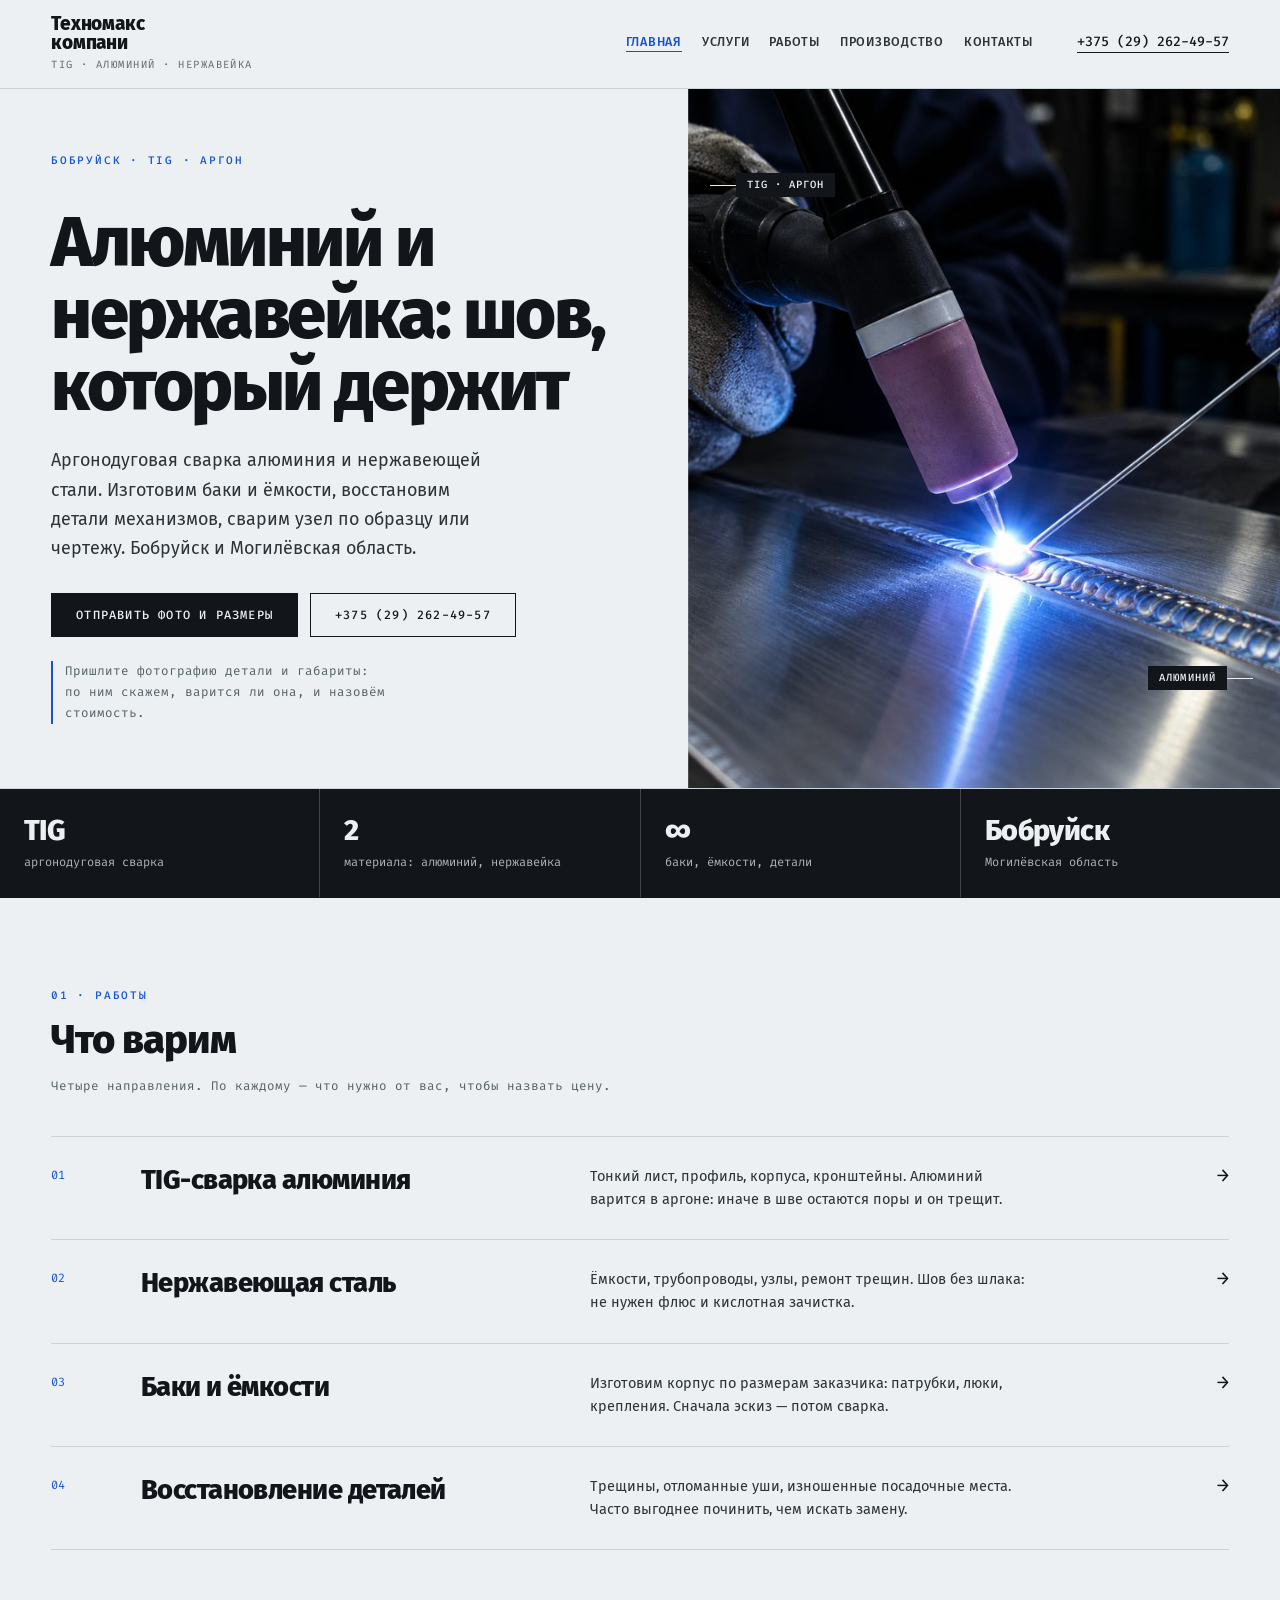
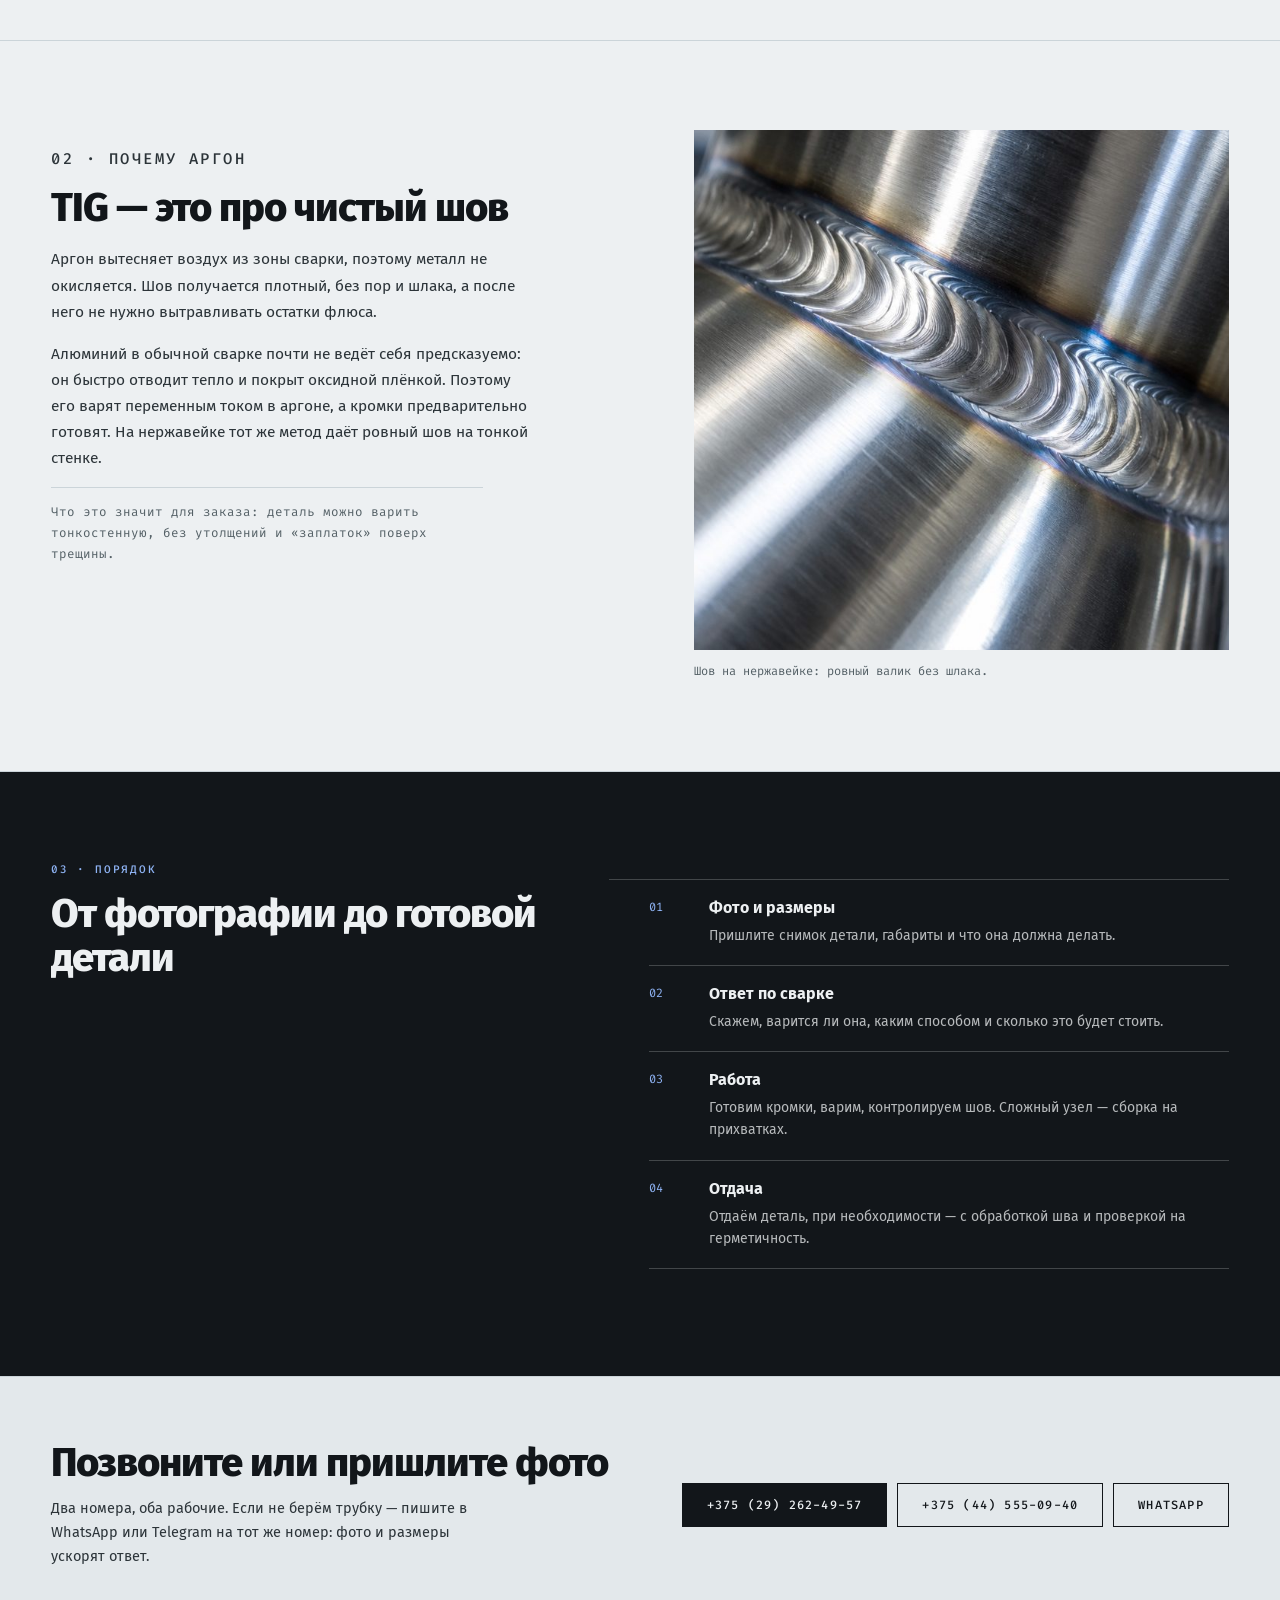
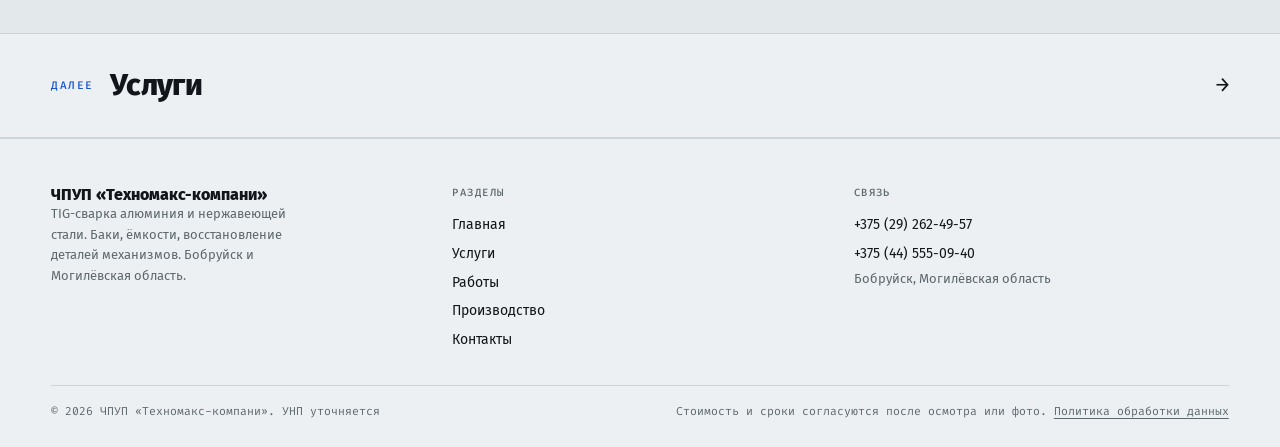
<file: index.html>
<!doctype html>
<html lang="ru">
<head>
<meta charset="utf-8">
<meta name="viewport" content="width=device-width, initial-scale=1">
<title>TIG-сварка алюминия и нержавейки в Бобруйске | Техномакс-компани</title>
<meta name="description" content="Аргонодуговая сварка алюминия и нержавеющей стали в Бобруйске: баки, ёмкости, восстановление деталей механизмов. Два телефона, ответ по фото.">
<link rel="canonical" href="https://romjjjke.github.io/technomax/index.html">
<meta property="og:type" content="website">
<meta property="og:title" content="TIG-сварка алюминия и нержавейки в Бобруйске | Техномакс-компани">
<meta property="og:description" content="Аргонодуговая сварка алюминия и нержавеющей стали в Бобруйске: баки, ёмкости, восстановление деталей механизмов. Два телефона, ответ по фото.">
<meta property="og:locale" content="ru_BY">
<meta property="og:url" content="https://romjjjke.github.io/technomax/index.html">
<meta name="theme-color" content="#12161A">
<link rel="icon" href="favicon.svg" type="image/svg+xml">
<link rel="preconnect" href="https://fonts.googleapis.com">
<link rel="preconnect" href="https://fonts.gstatic.com" crossorigin>
<link href="https://fonts.googleapis.com/css2?family=Fira+Sans:wght@400;500;700;800&family=Fira+Code:wght@400;500&display=swap" rel="stylesheet">
<style>[hidden]{display:none!important}
*{box-sizing:border-box}
html{-webkit-text-size-adjust:100%;scroll-behavior:smooth}
body{margin:0;background:#EDF0F2;color:#12161A;font:400 17px/1.62 "Fira Sans",Arial,sans-serif;-webkit-font-smoothing:antialiased}
img{display:block;max-width:100%;height:auto}
a{color:inherit;text-decoration:none}
h1,h2,h3,p,ul,figure{margin:0}
ul{padding:0;list-style:none}
button{font:inherit}
.head{position:sticky;top:0;z-index:60;background:#EDF0F2;border-bottom:1px solid #CBD4D9}
.head__row{display:flex;align-items:center;gap:18px;padding:14px clamp(18px,4vw,54px)}
.brand{font:800 19px/1.05 "Fira Sans",Arial,sans-serif;letter-spacing:-.01em}
.brand small{display:block;font:400 10.5px/1.6 "Fira Code",monospace;letter-spacing:.14em;text-transform:uppercase;color:#5D686E;margin-top:4px}
.nav{display:flex;gap:20px;margin-left:auto;font:500 12.5px/1 "Fira Sans",Arial,sans-serif;letter-spacing:.06em;text-transform:uppercase}
.head__tel{margin-left:22px;font:500 13.5px/1 "Fira Code",monospace;border-bottom:1px solid #12161A;padding-bottom:4px}
.burger{display:none;width:44px;height:40px;margin-left:auto;border:1px solid #12161A;background:transparent;cursor:pointer;padding:10px}
.burger span{display:block;height:2px;background:#12161A;margin:4px 0}
.hero{display:grid;grid-template-columns:minmax(0,1fr) minmax(0,.86fr);border-bottom:1px solid #CBD4D9}
.hero__body{padding:clamp(30px,5vw,76px) clamp(18px,4vw,54px);display:flex;flex-direction:column;justify-content:center;gap:22px;max-width:820px}
.hero__h1{font:800 clamp(2.3rem,1rem + 5vw,4.4rem)/1.02 "Fira Sans",Arial,sans-serif;letter-spacing:-.035em}
.hero__lead{font-size:clamp(1rem,.96rem + .22vw,1.12rem);line-height:1.62;color:#2C3439;max-width:44ch}
.hero__media{position:relative;overflow:hidden;min-height:clamp(280px,60vh,620px);background:#DDE3E6}
.hero__media img{width:100%;height:100%;object-fit:cover}
.kicker{font:500 11px/1.4 "Fira Code",monospace;letter-spacing:.16em;text-transform:uppercase;color:#1C64E8}
.btn{display:inline-flex;align-items:center;justify-content:center;gap:10px;padding:15px 24px;border:1px solid #12161A;background:transparent;color:#12161A;font:500 12px/1 "Fira Code",monospace;letter-spacing:.1em;text-transform:uppercase;cursor:pointer;transition:background .2s,color .2s}
.btn--solid{background:#12161A;color:#EDF0F2}
.wrap{padding-inline:clamp(18px,4vw,54px)}
.drawer{position:fixed;inset:0;z-index:90;background:#12161A;color:#EDF0F2;overflow-y:auto;overscroll-behavior:contain}
.drawer__inner{padding:clamp(58px,9vw,84px) clamp(20px,5vw,60px) clamp(28px,5vw,48px);display:flex;flex-direction:column;gap:26px;min-height:100%}
.drawer__close{position:fixed;top:14px;right:14px;width:46px;height:46px;border:1px solid rgba(237,240,242,.4);background:transparent;color:#EDF0F2;font-size:24px;line-height:1;cursor:pointer}
.drawer__nav{display:flex;flex-direction:column}
.drawer__nav a{font:800 clamp(1.7rem,1.1rem + 2.6vw,2.5rem)/1.12 "Fira Sans",Arial,sans-serif;letter-spacing:-.02em;padding:14px 0;border-bottom:1px solid rgba(237,240,242,.18)}
.drawer__meta{font:400 13px/1.7 "Fira Code",monospace;color:rgba(237,240,242,.8);display:flex;flex-direction:column;gap:8px}
.drawer__tel{color:#EDF0F2;font-size:16px}
body.is-locked{overflow:hidden}
.foot{border-top:1px solid #CBD4D9;padding:clamp(26px,4vw,46px) clamp(18px,4vw,54px) 26px}
.foot__grid{display:grid;grid-template-columns:repeat(3,minmax(0,1fr));gap:26px}
.foot__name{font:800 16px/1.2 "Fira Sans",Arial,sans-serif}
.foot__small{font-size:13px;line-height:1.6;color:#5D686E;max-width:34ch}
.foot__h{font:500 10.5px/1.6 "Fira Code",monospace;letter-spacing:.14em;text-transform:uppercase;color:#5D686E;margin-bottom:10px}
.foot__col a{display:block;font-size:14px;padding:3px 0}
.foot__bottom{display:flex;flex-wrap:wrap;gap:14px;justify-content:space-between;align-items:baseline;margin-top:30px;padding-top:16px;border-top:1px solid #CBD4D9;font:400 11.5px/1.7 "Fira Code",monospace;color:#5D686E}
@media (max-width:1180px){.nav{display:none}.burger{display:block}}
@media (max-width:1024px){.hero{grid-template-columns:1fr}.hero__media{min-height:clamp(240px,42vh,420px)}.foot__grid{grid-template-columns:1fr 1fr}}
@media (max-width:640px){.head__tel{display:none}.foot__grid{grid-template-columns:1fr}}
</style>
<link rel="stylesheet" href="assets/css/style.v1.css">
<script type="application/ld+json">{"@context": "https://schema.org", "@type": "LocalBusiness", "name": "ЧПУП «Техномакс-компани»", "description": "TIG-сварка алюминия и нержавеющей стали: баки, ёмкости, восстановление деталей механизмов.", "telephone": ["+375292624957", "+375445550940"], "address": {"@type": "PostalAddress", "addressLocality": "Бобруйск", "addressRegion": "Могилёвская область", "addressCountry": "BY"}, "areaServed": {"@type": "AdministrativeArea", "name": "Могилёвская область"}, "url": "https://romjjjke.github.io/technomax/"}</script>
</head>
<body>
<header class="head">
  <div class="head__row">
    <a class="brand" href="index.html">Техномакс<br>компани<small>TIG · алюминий · нержавейка</small></a>
    <nav class="nav" aria-label="Разделы"><a href="index.html" aria-current="page">Главная</a><a href="uslugi.html">Услуги</a><a href="raboty.html">Работы</a><a href="proizvodstvo.html">Производство</a><a href="kontakty.html">Контакты</a></nav>
    <a class="head__tel" href="tel:+375292624957">+375 (29) 262-49-57</a>
    <button class="burger" id="burger" type="button" aria-expanded="false" aria-controls="drawer" aria-label="Меню"><span></span><span></span><span></span></button>
  </div>
</header>

<section class="hero">
  <div class="hero__body">
    <p class="kicker">Бобруйск · TIG · аргон</p>
    <h1 class="hero__h1">Алюминий и нержавейка: шов, который держит</h1>
    <p class="hero__lead">Аргонодуговая сварка алюминия и нержавеющей стали. Изготовим баки и ёмкости, восстановим детали механизмов, сварим узел по образцу или чертежу. Бобруйск и Могилёвская область.</p>
    <div class="hero__actions">
      <a class="btn btn--solid" href="kontakty.html">Отправить фото и размеры</a>
      <a class="btn" href="tel:+375292624957">+375 (29) 262-49-57</a>
    </div>
    <p class="hero__note">Пришлите фотографию детали и габариты: по ним скажем, варится ли она, и назовём стоимость.</p>
  </div>
  <div class="hero__media">
    <img src="assets/img/arc.jpg" alt="TIG-сварка алюминиевого листа: дуга и сварочная ванна" width="820" height="820" fetchpriority="high">
    <span class="tag" style="top:12%;left:8%">TIG · аргон</span>
    <span class="tag" style="bottom:14%;right:9%">алюминий</span>
  </div>
</section>

<section class="strip">
  <div class="wrap strip__in">
    <p class="strip__i"><span>TIG</span>аргонодуговая сварка</p>
    <p class="strip__i"><span>2</span>материала: алюминий, нержавейка</p>
    <p class="strip__i"><span>∞</span>баки, ёмкости, детали</p>
    <p class="strip__i"><span>Бобруйск</span>Могилёвская область</p>
  </div>
</section>

<section class="rows" id="chto">
  <div class="wrap">
    <header class="rows__head">
      <p class="kicker">01 · Работы</p>
      <h2 class="h2">Что варим</h2>
      <p class="rows__note">Четыре направления. По каждому — что нужно от вас, чтобы назвать цену.</p>
    </header>
    <ul class="rows__list">
      <li><a href="uslugi.html#alu">
        <span class="rows__n">01</span>
        <span class="rows__t">TIG-сварка алюминия</span>
        <span class="rows__d">Тонкий лист, профиль, корпуса, кронштейны. Алюминий варится в аргоне: иначе в шве остаются поры и он трещит.</span>
        <span class="rows__a" aria-hidden="true">→</span>
      </a></li>
      <li><a href="uslugi.html#stainless">
        <span class="rows__n">02</span>
        <span class="rows__t">Нержавеющая сталь</span>
        <span class="rows__d">Ёмкости, трубопроводы, узлы, ремонт трещин. Шов без шлака: не нужен флюс и кислотная зачистка.</span>
        <span class="rows__a" aria-hidden="true">→</span>
      </a></li>
      <li><a href="uslugi.html#tanks">
        <span class="rows__n">03</span>
        <span class="rows__t">Баки и ёмкости</span>
        <span class="rows__d">Изготовим корпус по размерам заказчика: патрубки, люки, крепления. Сначала эскиз — потом сварка.</span>
        <span class="rows__a" aria-hidden="true">→</span>
      </a></li>
      <li><a href="uslugi.html#repair">
        <span class="rows__n">04</span>
        <span class="rows__t">Восстановление деталей</span>
        <span class="rows__d">Трещины, отломанные уши, изношенные посадочные места. Часто выгоднее починить, чем искать замену.</span>
        <span class="rows__a" aria-hidden="true">→</span>
      </a></li>
    </ul>
  </div>
</section>

<section class="why">
  <div class="wrap why__grid">
    <div class="why__copy">
      <p class="kicker">02 · Почему аргон</p>
      <h2 class="h2">TIG — это про чистый шов</h2>
      <p>Аргон вытесняет воздух из зоны сварки, поэтому металл не окисляется. Шов получается плотный, без пор и шлака, а после него не нужно вытравливать остатки флюса.</p>
      <p>Алюминий в обычной сварке почти не ведёт себя предсказуемо: он быстро отводит тепло и покрыт оксидной плёнкой. Поэтому его варят переменным током в аргоне, а кромки предварительно готовят. На нержавейке тот же метод даёт ровный шов на тонкой стенке.</p>
      <p class="why__note">Что это значит для заказа: деталь можно варить тонкостенную, без утолщений и «заплаток» поверх трещины.</p>
    </div>
    <figure class="why__fig">
      <img src="assets/img/bead.jpg" alt="Сварной шов на нержавеющей стали крупным планом" width="820" height="683" loading="lazy">
      <figcaption>Шов на нержавейке: ровный валик без шлака.</figcaption>
    </figure>
  </div>
</section>

<section class="band">
  <div class="wrap band__in">
    <div>
      <p class="kicker kicker--inv">03 · Порядок</p>
      <h2 class="h2 h2--inv">От фотографии до готовой детали</h2>
    </div>
    <ol class="band__steps">
      <li><span>01</span><b>Фото и размеры</b><p>Пришлите снимок детали, габариты и что она должна делать.</p></li>
      <li><span>02</span><b>Ответ по сварке</b><p>Скажем, варится ли она, каким способом и сколько это будет стоить.</p></li>
      <li><span>03</span><b>Работа</b><p>Готовим кромки, варим, контролируем шов. Сложный узел — сборка на прихватках.</p></li>
      <li><span>04</span><b>Отдача</b><p>Отдаём деталь, при необходимости — с обработкой шва и проверкой на герметичность.</p></li>
    </ol>
  </div>
</section>

<section class="cta">
  <div class="wrap cta__in">
    <div>
      <h2 class="h2">Позвоните или пришлите фото</h2>
      <p class="cta__text">Два номера, оба рабочие. Если не берём трубку — пишите в WhatsApp или Telegram на тот же номер: фото и размеры ускорят ответ.</p>
    </div>
    <div class="cta__actions">
      <a class="btn btn--solid" href="tel:+375292624957">+375 (29) 262-49-57</a>
      <a class="btn" href="tel:+375445550940">+375 (44) 555-09-40</a>
      <a class="btn" href="https://wa.me/375292624957" target="_blank" rel="noopener">WhatsApp</a>
    </div>
  </div>
</section>
  <section class="next">
    <a class="next__link" href="uslugi.html">
      <span class="next__label">Далее</span>
      <span class="next__title">Услуги</span>
      <span class="next__arrow" aria-hidden="true">→</span>
    </a>
  </section>
</main>
<footer class="foot">
  <div class="foot__grid">
    <div class="foot__col">
      <p class="foot__name">ЧПУП «Техномакс-компани»</p>
      <p class="foot__small">TIG-сварка алюминия и нержавеющей стали. Баки, ёмкости, восстановление деталей механизмов. Бобруйск и Могилёвская область.</p>
    </div>
    <div class="foot__col">
      <p class="foot__h">Разделы</p>
      <a href="index.html">Главная</a><a href="uslugi.html">Услуги</a><a href="raboty.html">Работы</a><a href="proizvodstvo.html">Производство</a><a href="kontakty.html">Контакты</a>
    </div>
    <div class="foot__col">
      <p class="foot__h">Связь</p>
      <a href="tel:+375292624957">+375 (29) 262-49-57</a>
      <a href="tel:+375445550940">+375 (44) 555-09-40</a>
      <p class="foot__small">Бобруйск, Могилёвская область</p>
    </div>
  </div>
  <div class="foot__bottom">
    <p>© <span id="year">2026</span> ЧПУП «Техномакс-компани». УНП уточняется</p>
    <p>Стоимость и сроки согласуются после осмотра или фото. <a href="politika.html">Политика обработки данных</a></p>
  </div>
</footer>
<div class="drawer" id="drawer" hidden>
  <div class="drawer__inner">
    <button class="drawer__close" type="button" id="drawer-close" aria-label="Закрыть меню">×</button>
    <nav class="drawer__nav" aria-label="Мобильная навигация"><a href="index.html" aria-current="page">Главная</a><a href="uslugi.html">Услуги</a><a href="raboty.html">Работы</a><a href="proizvodstvo.html">Производство</a><a href="kontakty.html">Контакты</a></nav>
    <div class="drawer__meta">
      <a class="drawer__tel" href="tel:+375292624957">+375 (29) 262-49-57</a>
      <a class="drawer__tel" href="tel:+375445550940">+375 (44) 555-09-40</a>
      <p>Бобруйск, Могилёвская область</p>
      <p>Аргонодуговая сварка. Баки, ёмкости, восстановление деталей.</p>
    </div>
  </div>
</div>
<script src="assets/js/main.v1.js" defer></script>
</body>
</html>
</file>
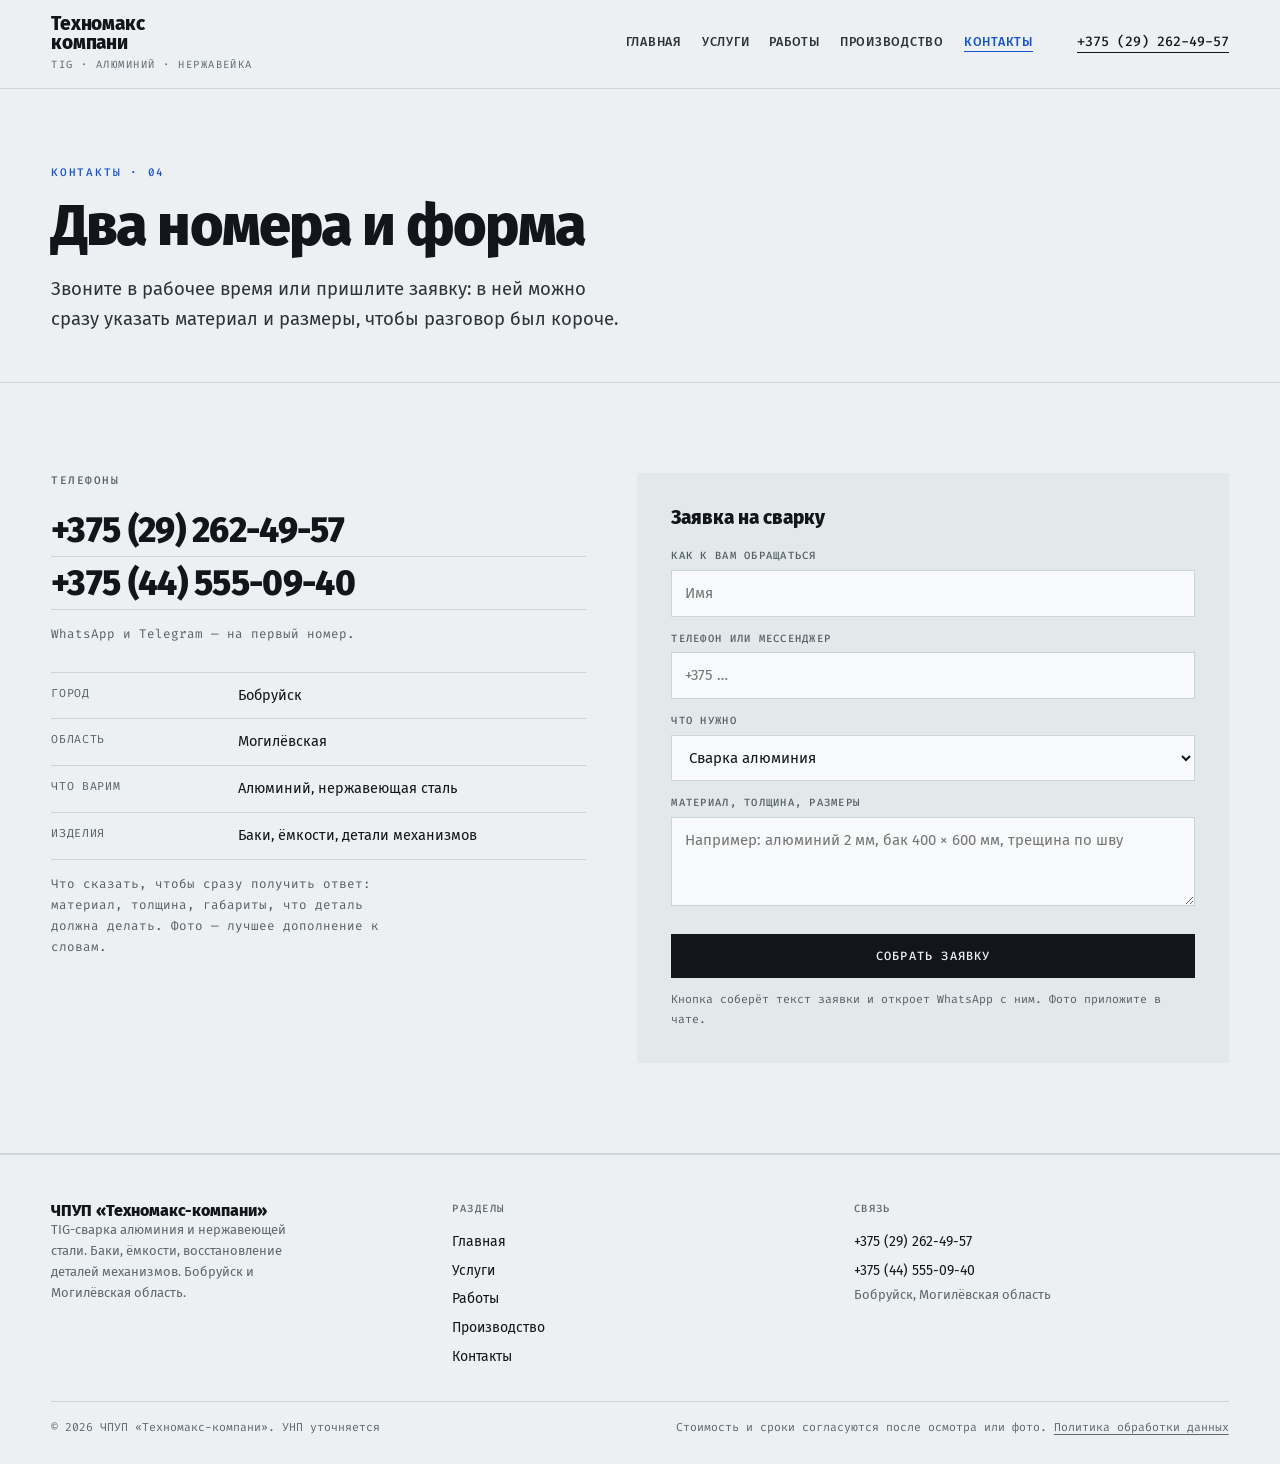
<file: kontakty.html>
<!doctype html>
<html lang="ru">
<head>
<meta charset="utf-8">
<meta name="viewport" content="width=device-width, initial-scale=1">
<title>Контакты: телефоны и заявка на сварку | Техномакс-компани</title>
<meta name="description" content="Телефоны +375 (29) 262-49-57 и +375 (44) 555-09-40. Бобруйск, Могилёвская область. Заявка на сварку с описанием материала и размеров.">
<link rel="canonical" href="https://romjjjke.github.io/technomax/kontakty.html">
<meta property="og:type" content="website">
<meta property="og:title" content="Контакты: телефоны и заявка на сварку | Техномакс-компани">
<meta property="og:description" content="Телефоны +375 (29) 262-49-57 и +375 (44) 555-09-40. Бобруйск, Могилёвская область. Заявка на сварку с описанием материала и размеров.">
<meta property="og:locale" content="ru_BY">
<meta property="og:url" content="https://romjjjke.github.io/technomax/kontakty.html">
<meta name="theme-color" content="#12161A">
<link rel="icon" href="favicon.svg" type="image/svg+xml">
<link rel="preconnect" href="https://fonts.googleapis.com">
<link rel="preconnect" href="https://fonts.gstatic.com" crossorigin>
<link href="https://fonts.googleapis.com/css2?family=Fira+Sans:wght@400;500;700;800&family=Fira+Code:wght@400;500&display=swap" rel="stylesheet">
<style>[hidden]{display:none!important}
*{box-sizing:border-box}
html{-webkit-text-size-adjust:100%;scroll-behavior:smooth}
body{margin:0;background:#EDF0F2;color:#12161A;font:400 17px/1.62 "Fira Sans",Arial,sans-serif;-webkit-font-smoothing:antialiased}
img{display:block;max-width:100%;height:auto}
a{color:inherit;text-decoration:none}
h1,h2,h3,p,ul,figure{margin:0}
ul{padding:0;list-style:none}
button{font:inherit}
.head{position:sticky;top:0;z-index:60;background:#EDF0F2;border-bottom:1px solid #CBD4D9}
.head__row{display:flex;align-items:center;gap:18px;padding:14px clamp(18px,4vw,54px)}
.brand{font:800 19px/1.05 "Fira Sans",Arial,sans-serif;letter-spacing:-.01em}
.brand small{display:block;font:400 10.5px/1.6 "Fira Code",monospace;letter-spacing:.14em;text-transform:uppercase;color:#5D686E;margin-top:4px}
.nav{display:flex;gap:20px;margin-left:auto;font:500 12.5px/1 "Fira Sans",Arial,sans-serif;letter-spacing:.06em;text-transform:uppercase}
.head__tel{margin-left:22px;font:500 13.5px/1 "Fira Code",monospace;border-bottom:1px solid #12161A;padding-bottom:4px}
.burger{display:none;width:44px;height:40px;margin-left:auto;border:1px solid #12161A;background:transparent;cursor:pointer;padding:10px}
.burger span{display:block;height:2px;background:#12161A;margin:4px 0}
.hero{display:grid;grid-template-columns:minmax(0,1fr) minmax(0,.86fr);border-bottom:1px solid #CBD4D9}
.hero__body{padding:clamp(30px,5vw,76px) clamp(18px,4vw,54px);display:flex;flex-direction:column;justify-content:center;gap:22px;max-width:820px}
.hero__h1{font:800 clamp(2.3rem,1rem + 5vw,4.4rem)/1.02 "Fira Sans",Arial,sans-serif;letter-spacing:-.035em}
.hero__lead{font-size:clamp(1rem,.96rem + .22vw,1.12rem);line-height:1.62;color:#2C3439;max-width:44ch}
.hero__media{position:relative;overflow:hidden;min-height:clamp(280px,60vh,620px);background:#DDE3E6}
.hero__media img{width:100%;height:100%;object-fit:cover}
.kicker{font:500 11px/1.4 "Fira Code",monospace;letter-spacing:.16em;text-transform:uppercase;color:#1C64E8}
.btn{display:inline-flex;align-items:center;justify-content:center;gap:10px;padding:15px 24px;border:1px solid #12161A;background:transparent;color:#12161A;font:500 12px/1 "Fira Code",monospace;letter-spacing:.1em;text-transform:uppercase;cursor:pointer;transition:background .2s,color .2s}
.btn--solid{background:#12161A;color:#EDF0F2}
.wrap{padding-inline:clamp(18px,4vw,54px)}
.drawer{position:fixed;inset:0;z-index:90;background:#12161A;color:#EDF0F2;overflow-y:auto;overscroll-behavior:contain}
.drawer__inner{padding:clamp(58px,9vw,84px) clamp(20px,5vw,60px) clamp(28px,5vw,48px);display:flex;flex-direction:column;gap:26px;min-height:100%}
.drawer__close{position:fixed;top:14px;right:14px;width:46px;height:46px;border:1px solid rgba(237,240,242,.4);background:transparent;color:#EDF0F2;font-size:24px;line-height:1;cursor:pointer}
.drawer__nav{display:flex;flex-direction:column}
.drawer__nav a{font:800 clamp(1.7rem,1.1rem + 2.6vw,2.5rem)/1.12 "Fira Sans",Arial,sans-serif;letter-spacing:-.02em;padding:14px 0;border-bottom:1px solid rgba(237,240,242,.18)}
.drawer__meta{font:400 13px/1.7 "Fira Code",monospace;color:rgba(237,240,242,.8);display:flex;flex-direction:column;gap:8px}
.drawer__tel{color:#EDF0F2;font-size:16px}
body.is-locked{overflow:hidden}
.foot{border-top:1px solid #CBD4D9;padding:clamp(26px,4vw,46px) clamp(18px,4vw,54px) 26px}
.foot__grid{display:grid;grid-template-columns:repeat(3,minmax(0,1fr));gap:26px}
.foot__name{font:800 16px/1.2 "Fira Sans",Arial,sans-serif}
.foot__small{font-size:13px;line-height:1.6;color:#5D686E;max-width:34ch}
.foot__h{font:500 10.5px/1.6 "Fira Code",monospace;letter-spacing:.14em;text-transform:uppercase;color:#5D686E;margin-bottom:10px}
.foot__col a{display:block;font-size:14px;padding:3px 0}
.foot__bottom{display:flex;flex-wrap:wrap;gap:14px;justify-content:space-between;align-items:baseline;margin-top:30px;padding-top:16px;border-top:1px solid #CBD4D9;font:400 11.5px/1.7 "Fira Code",monospace;color:#5D686E}
@media (max-width:1180px){.nav{display:none}.burger{display:block}}
@media (max-width:1024px){.hero{grid-template-columns:1fr}.hero__media{min-height:clamp(240px,42vh,420px)}.foot__grid{grid-template-columns:1fr 1fr}}
@media (max-width:640px){.head__tel{display:none}.foot__grid{grid-template-columns:1fr}}
</style>
<link rel="stylesheet" href="assets/css/style.v1.css">
<script type="application/ld+json">{"@context": "https://schema.org", "@type": "LocalBusiness", "name": "ЧПУП «Техномакс-компани»", "description": "TIG-сварка алюминия и нержавеющей стали: баки, ёмкости, восстановление деталей механизмов.", "telephone": ["+375292624957", "+375445550940"], "address": {"@type": "PostalAddress", "addressLocality": "Бобруйск", "addressRegion": "Могилёвская область", "addressCountry": "BY"}, "areaServed": {"@type": "AdministrativeArea", "name": "Могилёвская область"}, "url": "https://romjjjke.github.io/technomax/"}</script>
</head>
<body>
<header class="head">
  <div class="head__row">
    <a class="brand" href="index.html">Техномакс<br>компани<small>TIG · алюминий · нержавейка</small></a>
    <nav class="nav" aria-label="Разделы"><a href="index.html">Главная</a><a href="uslugi.html">Услуги</a><a href="raboty.html">Работы</a><a href="proizvodstvo.html">Производство</a><a href="kontakty.html" aria-current="page">Контакты</a></nav>
    <a class="head__tel" href="tel:+375292624957">+375 (29) 262-49-57</a>
    <button class="burger" id="burger" type="button" aria-expanded="false" aria-controls="drawer" aria-label="Меню"><span></span><span></span><span></span></button>
  </div>
</header>

<section class="phead">
  <div class="wrap">
    <p class="kicker">Контакты · 04</p>
    <h1 class="h1">Два номера и форма</h1>
    <p class="phead__lead">Звоните в рабочее время или пришлите заявку: в ней можно сразу указать материал и размеры, чтобы разговор был короче.</p>
  </div>
</section>

<section class="contact">
  <div class="wrap contact__grid">
    <div class="contact__side">
      <p class="contact__label">Телефоны</p>
      <a class="contact__tel" href="tel:+375292624957">+375 (29) 262-49-57</a>
      <a class="contact__tel" href="tel:+375445550940">+375 (44) 555-09-40</a>
      <p class="contact__note">WhatsApp и Telegram — на первый номер.</p>
      <dl class="defs">
        <div><dt>Город</dt><dd>Бобруйск</dd></div>
        <div><dt>Область</dt><dd>Могилёвская</dd></div>
        <div><dt>Что варим</dt><dd>Алюминий, нержавеющая сталь</dd></div>
        <div><dt>Изделия</dt><dd>Баки, ёмкости, детали механизмов</dd></div>
      </dl>
      <p class="contact__note">Что сказать, чтобы сразу получить ответ: материал, толщина, габариты, что деталь должна делать. Фото — лучшее дополнение к словам.</p>
    </div>
    <form class="form" id="lead-form" novalidate>
      <p class="form__title">Заявка на сварку</p>
      <label for="f-name">Как к вам обращаться</label>
      <input id="f-name" name="name" required autocomplete="name" placeholder="Имя">
      <label for="f-contact">Телефон или мессенджер</label>
      <input id="f-contact" name="contact" required placeholder="+375 …">
      <label for="f-what">Что нужно</label>
      <select id="f-what" name="what">
        <option>Сварка алюминия</option>
        <option>Сварка нержавейки</option>
        <option>Изготовить бак или ёмкость</option>
        <option>Восстановить деталь</option>
        <option>Узел по чертежу или образцу</option>
        <option>Пока не знаю, нужен совет</option>
      </select>
      <label for="f-note">Материал, толщина, размеры</label>
      <textarea id="f-note" name="note" rows="3" placeholder="Например: алюминий 2 мм, бак 400 × 600 мм, трещина по шву"></textarea>
      <button class="btn btn--solid form__btn" type="submit">Собрать заявку</button>
      <p class="form__note">Кнопка соберёт текст заявки и откроет WhatsApp с ним. Фото приложите в чате.</p>
      <div class="form__ok" id="form-ok" hidden>
        <p class="form__ok-title">Заявка готова</p>
        <pre id="order-text"></pre>
        <div class="form__ok-actions">
          <a class="btn btn--solid" id="order-send" href="https://wa.me/375292624957" target="_blank" rel="noopener">Открыть WhatsApp</a>
          <button class="btn" type="button" id="order-copy">Скопировать текст</button>
        </div>
      </div>
    </form>
  </div>
</section>
</main>
<footer class="foot">
  <div class="foot__grid">
    <div class="foot__col">
      <p class="foot__name">ЧПУП «Техномакс-компани»</p>
      <p class="foot__small">TIG-сварка алюминия и нержавеющей стали. Баки, ёмкости, восстановление деталей механизмов. Бобруйск и Могилёвская область.</p>
    </div>
    <div class="foot__col">
      <p class="foot__h">Разделы</p>
      <a href="index.html">Главная</a><a href="uslugi.html">Услуги</a><a href="raboty.html">Работы</a><a href="proizvodstvo.html">Производство</a><a href="kontakty.html">Контакты</a>
    </div>
    <div class="foot__col">
      <p class="foot__h">Связь</p>
      <a href="tel:+375292624957">+375 (29) 262-49-57</a>
      <a href="tel:+375445550940">+375 (44) 555-09-40</a>
      <p class="foot__small">Бобруйск, Могилёвская область</p>
    </div>
  </div>
  <div class="foot__bottom">
    <p>© <span id="year">2026</span> ЧПУП «Техномакс-компани». УНП уточняется</p>
    <p>Стоимость и сроки согласуются после осмотра или фото. <a href="politika.html">Политика обработки данных</a></p>
  </div>
</footer>
<div class="drawer" id="drawer" hidden>
  <div class="drawer__inner">
    <button class="drawer__close" type="button" id="drawer-close" aria-label="Закрыть меню">×</button>
    <nav class="drawer__nav" aria-label="Мобильная навигация"><a href="index.html">Главная</a><a href="uslugi.html">Услуги</a><a href="raboty.html">Работы</a><a href="proizvodstvo.html">Производство</a><a href="kontakty.html" aria-current="page">Контакты</a></nav>
    <div class="drawer__meta">
      <a class="drawer__tel" href="tel:+375292624957">+375 (29) 262-49-57</a>
      <a class="drawer__tel" href="tel:+375445550940">+375 (44) 555-09-40</a>
      <p>Бобруйск, Могилёвская область</p>
      <p>Аргонодуговая сварка. Баки, ёмкости, восстановление деталей.</p>
    </div>
  </div>
</div>
<script src="assets/js/main.v1.js" defer></script>
</body>
</html>
</file>
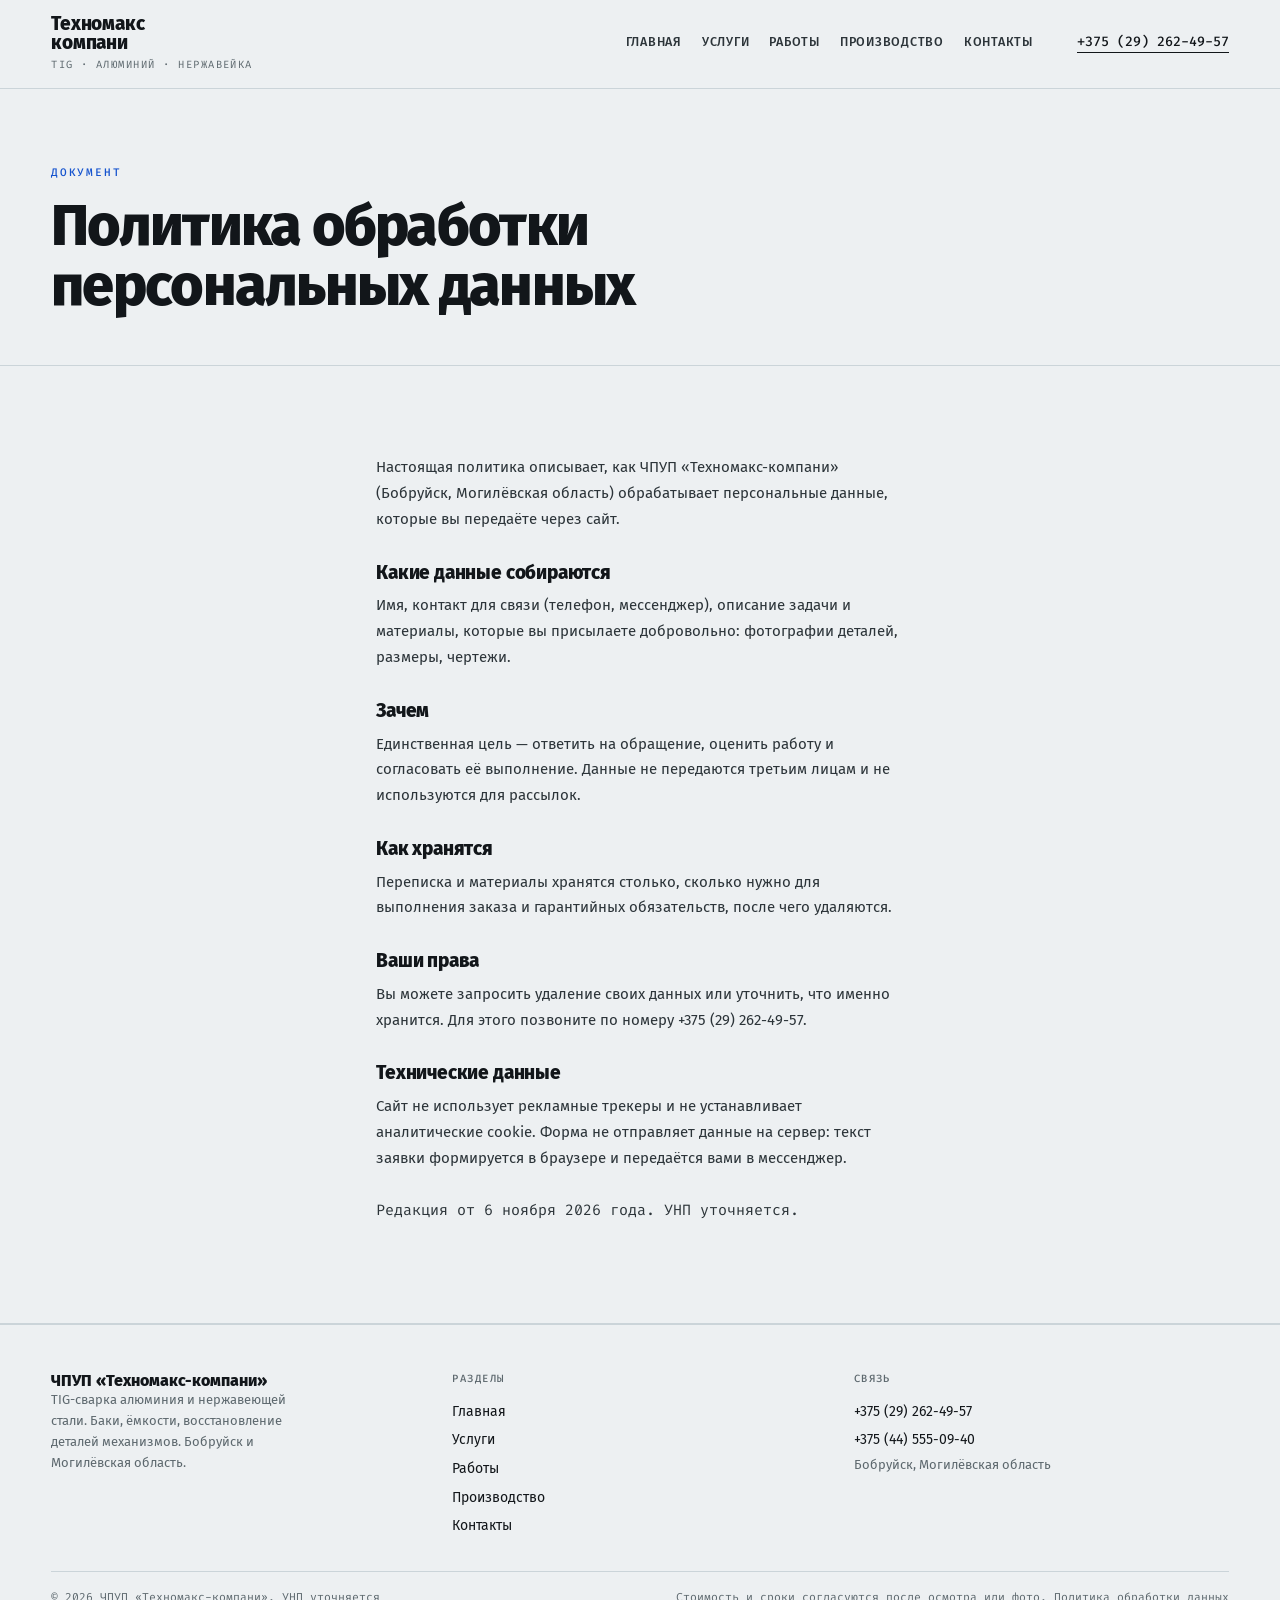
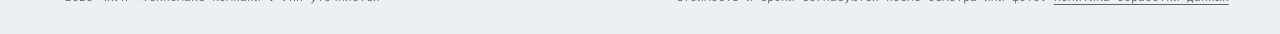
<file: politika.html>
<!doctype html>
<html lang="ru">
<head>
<meta charset="utf-8">
<meta name="viewport" content="width=device-width, initial-scale=1">
<title>Политика обработки персональных данных | Техномакс-компани</title>
<meta name="description" content="Как обрабатываются персональные данные, переданные через сайт: цели, хранение, права.">
<link rel="canonical" href="https://romjjjke.github.io/technomax/politika.html">
<meta property="og:type" content="website">
<meta property="og:title" content="Политика обработки персональных данных | Техномакс-компани">
<meta property="og:description" content="Как обрабатываются персональные данные, переданные через сайт: цели, хранение, права.">
<meta property="og:locale" content="ru_BY">
<meta property="og:url" content="https://romjjjke.github.io/technomax/politika.html">
<meta name="theme-color" content="#12161A">
<link rel="icon" href="favicon.svg" type="image/svg+xml">
<link rel="preconnect" href="https://fonts.googleapis.com">
<link rel="preconnect" href="https://fonts.gstatic.com" crossorigin>
<link href="https://fonts.googleapis.com/css2?family=Fira+Sans:wght@400;500;700;800&family=Fira+Code:wght@400;500&display=swap" rel="stylesheet">
<style>[hidden]{display:none!important}
*{box-sizing:border-box}
html{-webkit-text-size-adjust:100%;scroll-behavior:smooth}
body{margin:0;background:#EDF0F2;color:#12161A;font:400 17px/1.62 "Fira Sans",Arial,sans-serif;-webkit-font-smoothing:antialiased}
img{display:block;max-width:100%;height:auto}
a{color:inherit;text-decoration:none}
h1,h2,h3,p,ul,figure{margin:0}
ul{padding:0;list-style:none}
button{font:inherit}
.head{position:sticky;top:0;z-index:60;background:#EDF0F2;border-bottom:1px solid #CBD4D9}
.head__row{display:flex;align-items:center;gap:18px;padding:14px clamp(18px,4vw,54px)}
.brand{font:800 19px/1.05 "Fira Sans",Arial,sans-serif;letter-spacing:-.01em}
.brand small{display:block;font:400 10.5px/1.6 "Fira Code",monospace;letter-spacing:.14em;text-transform:uppercase;color:#5D686E;margin-top:4px}
.nav{display:flex;gap:20px;margin-left:auto;font:500 12.5px/1 "Fira Sans",Arial,sans-serif;letter-spacing:.06em;text-transform:uppercase}
.head__tel{margin-left:22px;font:500 13.5px/1 "Fira Code",monospace;border-bottom:1px solid #12161A;padding-bottom:4px}
.burger{display:none;width:44px;height:40px;margin-left:auto;border:1px solid #12161A;background:transparent;cursor:pointer;padding:10px}
.burger span{display:block;height:2px;background:#12161A;margin:4px 0}
.hero{display:grid;grid-template-columns:minmax(0,1fr) minmax(0,.86fr);border-bottom:1px solid #CBD4D9}
.hero__body{padding:clamp(30px,5vw,76px) clamp(18px,4vw,54px);display:flex;flex-direction:column;justify-content:center;gap:22px;max-width:820px}
.hero__h1{font:800 clamp(2.3rem,1rem + 5vw,4.4rem)/1.02 "Fira Sans",Arial,sans-serif;letter-spacing:-.035em}
.hero__lead{font-size:clamp(1rem,.96rem + .22vw,1.12rem);line-height:1.62;color:#2C3439;max-width:44ch}
.hero__media{position:relative;overflow:hidden;min-height:clamp(280px,60vh,620px);background:#DDE3E6}
.hero__media img{width:100%;height:100%;object-fit:cover}
.kicker{font:500 11px/1.4 "Fira Code",monospace;letter-spacing:.16em;text-transform:uppercase;color:#1C64E8}
.btn{display:inline-flex;align-items:center;justify-content:center;gap:10px;padding:15px 24px;border:1px solid #12161A;background:transparent;color:#12161A;font:500 12px/1 "Fira Code",monospace;letter-spacing:.1em;text-transform:uppercase;cursor:pointer;transition:background .2s,color .2s}
.btn--solid{background:#12161A;color:#EDF0F2}
.wrap{padding-inline:clamp(18px,4vw,54px)}
.drawer{position:fixed;inset:0;z-index:90;background:#12161A;color:#EDF0F2;overflow-y:auto;overscroll-behavior:contain}
.drawer__inner{padding:clamp(58px,9vw,84px) clamp(20px,5vw,60px) clamp(28px,5vw,48px);display:flex;flex-direction:column;gap:26px;min-height:100%}
.drawer__close{position:fixed;top:14px;right:14px;width:46px;height:46px;border:1px solid rgba(237,240,242,.4);background:transparent;color:#EDF0F2;font-size:24px;line-height:1;cursor:pointer}
.drawer__nav{display:flex;flex-direction:column}
.drawer__nav a{font:800 clamp(1.7rem,1.1rem + 2.6vw,2.5rem)/1.12 "Fira Sans",Arial,sans-serif;letter-spacing:-.02em;padding:14px 0;border-bottom:1px solid rgba(237,240,242,.18)}
.drawer__meta{font:400 13px/1.7 "Fira Code",monospace;color:rgba(237,240,242,.8);display:flex;flex-direction:column;gap:8px}
.drawer__tel{color:#EDF0F2;font-size:16px}
body.is-locked{overflow:hidden}
.foot{border-top:1px solid #CBD4D9;padding:clamp(26px,4vw,46px) clamp(18px,4vw,54px) 26px}
.foot__grid{display:grid;grid-template-columns:repeat(3,minmax(0,1fr));gap:26px}
.foot__name{font:800 16px/1.2 "Fira Sans",Arial,sans-serif}
.foot__small{font-size:13px;line-height:1.6;color:#5D686E;max-width:34ch}
.foot__h{font:500 10.5px/1.6 "Fira Code",monospace;letter-spacing:.14em;text-transform:uppercase;color:#5D686E;margin-bottom:10px}
.foot__col a{display:block;font-size:14px;padding:3px 0}
.foot__bottom{display:flex;flex-wrap:wrap;gap:14px;justify-content:space-between;align-items:baseline;margin-top:30px;padding-top:16px;border-top:1px solid #CBD4D9;font:400 11.5px/1.7 "Fira Code",monospace;color:#5D686E}
@media (max-width:1180px){.nav{display:none}.burger{display:block}}
@media (max-width:1024px){.hero{grid-template-columns:1fr}.hero__media{min-height:clamp(240px,42vh,420px)}.foot__grid{grid-template-columns:1fr 1fr}}
@media (max-width:640px){.head__tel{display:none}.foot__grid{grid-template-columns:1fr}}
</style>
<link rel="stylesheet" href="assets/css/style.v1.css">
<script type="application/ld+json">{"@context": "https://schema.org", "@type": "LocalBusiness", "name": "ЧПУП «Техномакс-компани»", "description": "TIG-сварка алюминия и нержавеющей стали: баки, ёмкости, восстановление деталей механизмов.", "telephone": ["+375292624957", "+375445550940"], "address": {"@type": "PostalAddress", "addressLocality": "Бобруйск", "addressRegion": "Могилёвская область", "addressCountry": "BY"}, "areaServed": {"@type": "AdministrativeArea", "name": "Могилёвская область"}, "url": "https://romjjjke.github.io/technomax/"}</script>
</head>
<body>
<header class="head">
  <div class="head__row">
    <a class="brand" href="index.html">Техномакс<br>компани<small>TIG · алюминий · нержавейка</small></a>
    <nav class="nav" aria-label="Разделы"><a href="index.html">Главная</a><a href="uslugi.html">Услуги</a><a href="raboty.html">Работы</a><a href="proizvodstvo.html">Производство</a><a href="kontakty.html">Контакты</a></nav>
    <a class="head__tel" href="tel:+375292624957">+375 (29) 262-49-57</a>
    <button class="burger" id="burger" type="button" aria-expanded="false" aria-controls="drawer" aria-label="Меню"><span></span><span></span><span></span></button>
  </div>
</header>

<section class="phead">
  <div class="wrap">
    <p class="kicker">Документ</p>
    <h1 class="h1">Политика обработки персональных данных</h1>
  </div>
</section>
<section class="textpage">
  <div class="wrap textpage__in">
    <p>Настоящая политика описывает, как ЧПУП «Техномакс-компани» (Бобруйск, Могилёвская область) обрабатывает персональные данные, которые вы передаёте через сайт.</p>
    <h2>Какие данные собираются</h2>
    <p>Имя, контакт для связи (телефон, мессенджер), описание задачи и материалы, которые вы присылаете добровольно: фотографии деталей, размеры, чертежи.</p>
    <h2>Зачем</h2>
    <p>Единственная цель — ответить на обращение, оценить работу и согласовать её выполнение. Данные не передаются третьим лицам и не используются для рассылок.</p>
    <h2>Как хранятся</h2>
    <p>Переписка и материалы хранятся столько, сколько нужно для выполнения заказа и гарантийных обязательств, после чего удаляются.</p>
    <h2>Ваши права</h2>
    <p>Вы можете запросить удаление своих данных или уточнить, что именно хранится. Для этого позвоните по номеру +375 (29) 262-49-57.</p>
    <h2>Технические данные</h2>
    <p>Сайт не использует рекламные трекеры и не устанавливает аналитические cookie. Форма не отправляет данные на сервер: текст заявки формируется в браузере и передаётся вами в мессенджер.</p>
    <p class="textpage__date">Редакция от 6 ноября 2026 года. УНП уточняется.</p>
  </div>
</section>
</main>
<footer class="foot">
  <div class="foot__grid">
    <div class="foot__col">
      <p class="foot__name">ЧПУП «Техномакс-компани»</p>
      <p class="foot__small">TIG-сварка алюминия и нержавеющей стали. Баки, ёмкости, восстановление деталей механизмов. Бобруйск и Могилёвская область.</p>
    </div>
    <div class="foot__col">
      <p class="foot__h">Разделы</p>
      <a href="index.html">Главная</a><a href="uslugi.html">Услуги</a><a href="raboty.html">Работы</a><a href="proizvodstvo.html">Производство</a><a href="kontakty.html">Контакты</a>
    </div>
    <div class="foot__col">
      <p class="foot__h">Связь</p>
      <a href="tel:+375292624957">+375 (29) 262-49-57</a>
      <a href="tel:+375445550940">+375 (44) 555-09-40</a>
      <p class="foot__small">Бобруйск, Могилёвская область</p>
    </div>
  </div>
  <div class="foot__bottom">
    <p>© <span id="year">2026</span> ЧПУП «Техномакс-компани». УНП уточняется</p>
    <p>Стоимость и сроки согласуются после осмотра или фото. <a href="politika.html">Политика обработки данных</a></p>
  </div>
</footer>
<div class="drawer" id="drawer" hidden>
  <div class="drawer__inner">
    <button class="drawer__close" type="button" id="drawer-close" aria-label="Закрыть меню">×</button>
    <nav class="drawer__nav" aria-label="Мобильная навигация"><a href="index.html">Главная</a><a href="uslugi.html">Услуги</a><a href="raboty.html">Работы</a><a href="proizvodstvo.html">Производство</a><a href="kontakty.html">Контакты</a></nav>
    <div class="drawer__meta">
      <a class="drawer__tel" href="tel:+375292624957">+375 (29) 262-49-57</a>
      <a class="drawer__tel" href="tel:+375445550940">+375 (44) 555-09-40</a>
      <p>Бобруйск, Могилёвская область</p>
      <p>Аргонодуговая сварка. Баки, ёмкости, восстановление деталей.</p>
    </div>
  </div>
</div>
<script src="assets/js/main.v1.js" defer></script>
</body>
</html>
</file>
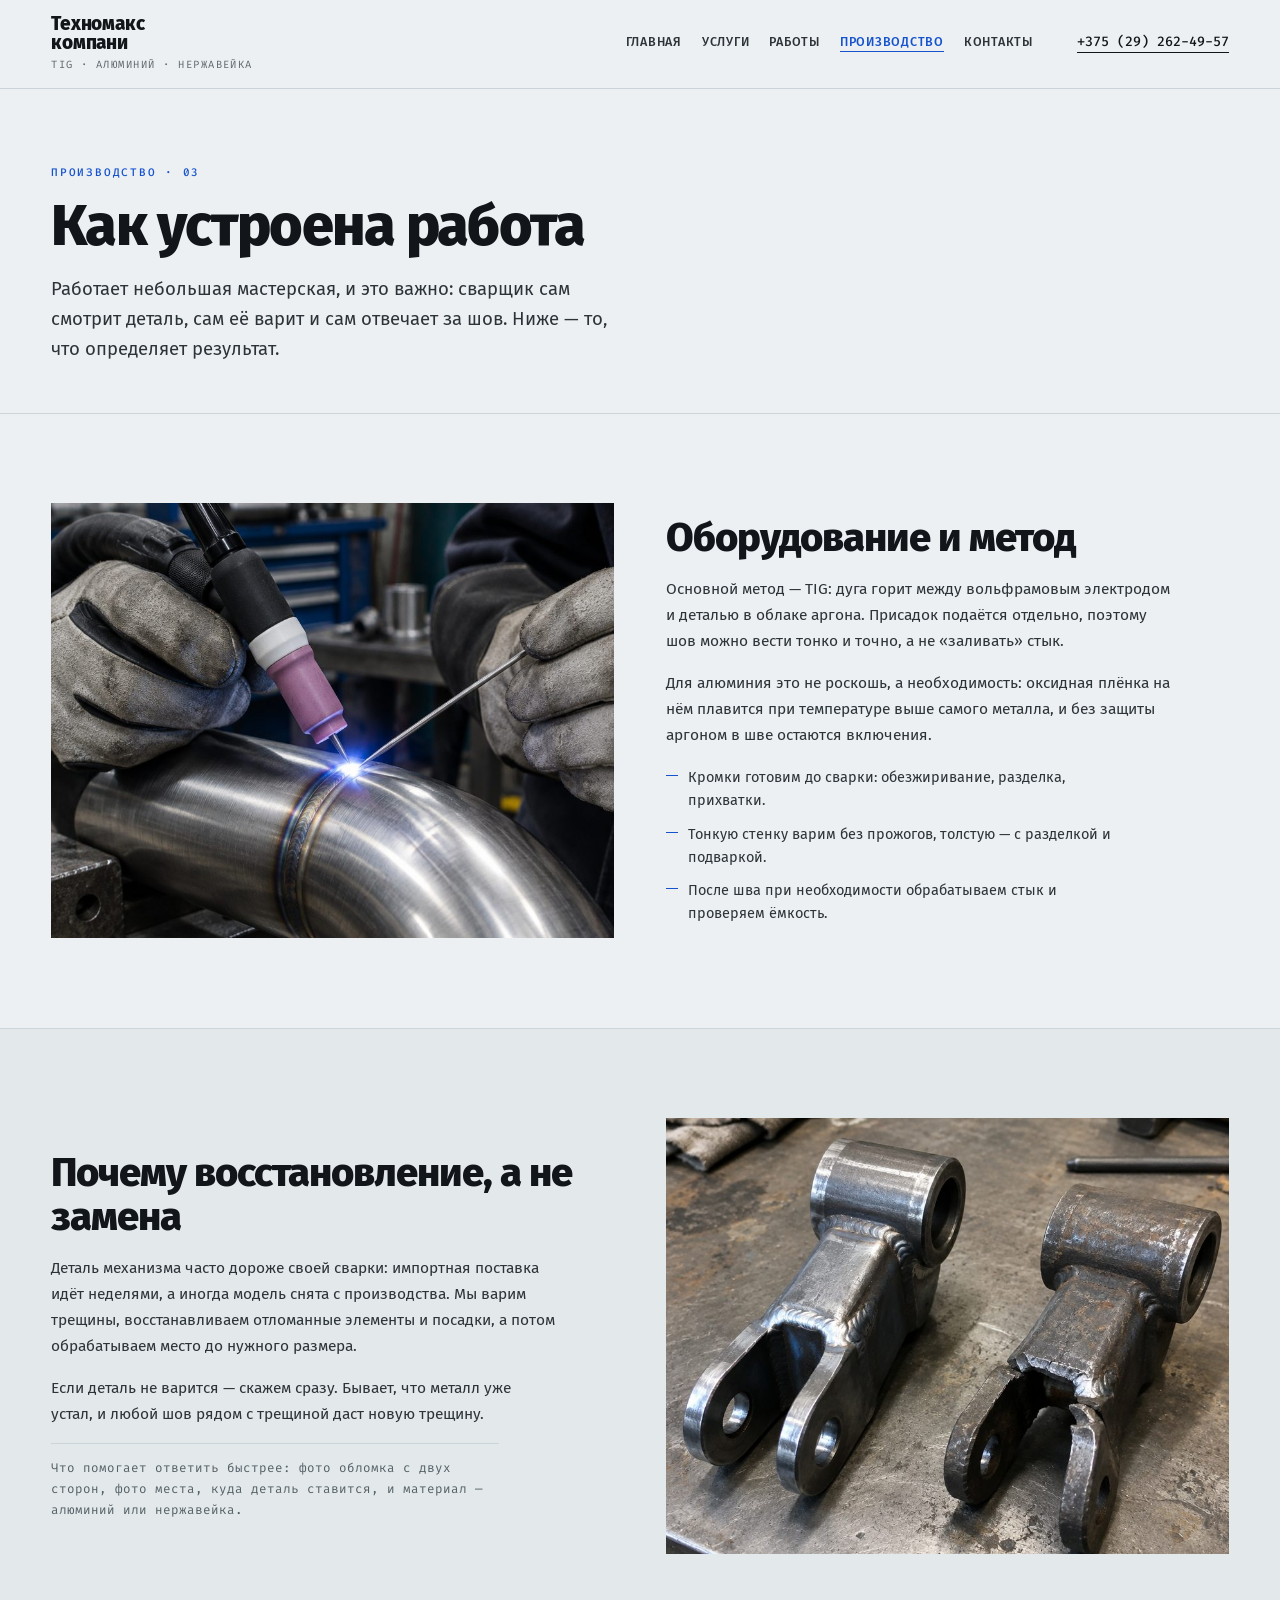
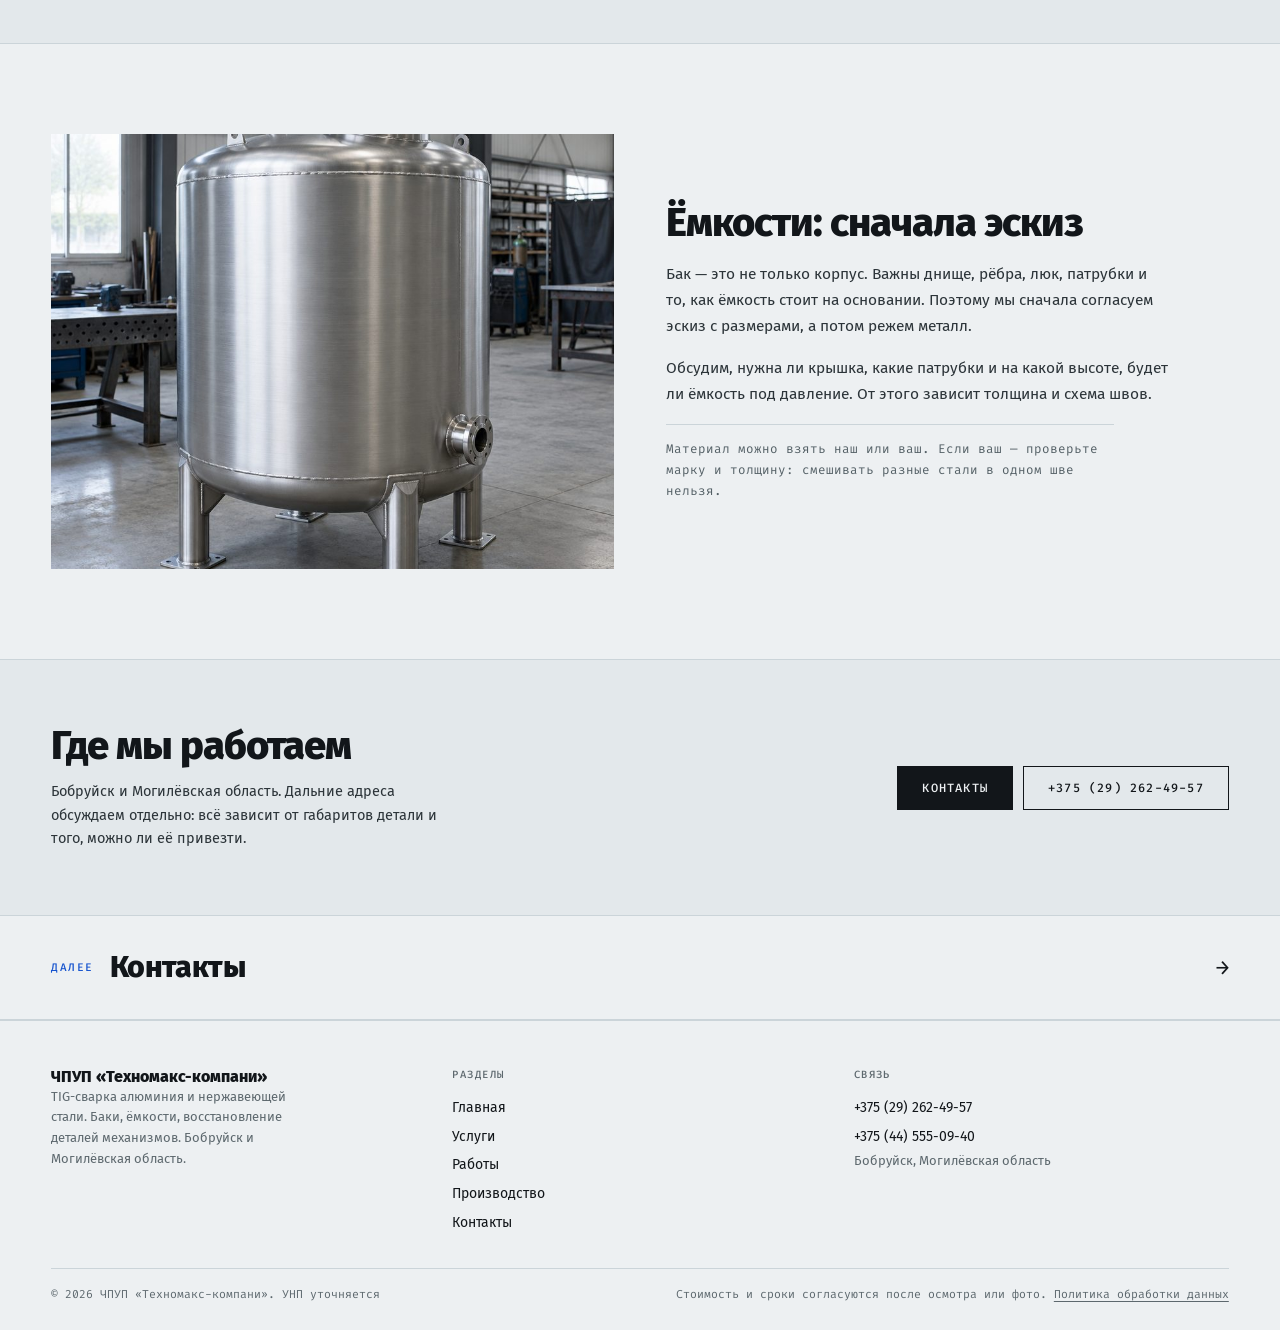
<file: proizvodstvo.html>
<!doctype html>
<html lang="ru">
<head>
<meta charset="utf-8">
<meta name="viewport" content="width=device-width, initial-scale=1">
<title>Производство: TIG, аргон, ёмкости и восстановление | Техномакс-компани</title>
<meta name="description" content="Как устроена работа: TIG в аргоне, подготовка кромок, изготовление ёмкостей по эскизу, восстановление деталей вместо замены.">
<link rel="canonical" href="https://romjjjke.github.io/technomax/proizvodstvo.html">
<meta property="og:type" content="website">
<meta property="og:title" content="Производство: TIG, аргон, ёмкости и восстановление | Техномакс-компани">
<meta property="og:description" content="Как устроена работа: TIG в аргоне, подготовка кромок, изготовление ёмкостей по эскизу, восстановление деталей вместо замены.">
<meta property="og:locale" content="ru_BY">
<meta property="og:url" content="https://romjjjke.github.io/technomax/proizvodstvo.html">
<meta name="theme-color" content="#12161A">
<link rel="icon" href="favicon.svg" type="image/svg+xml">
<link rel="preconnect" href="https://fonts.googleapis.com">
<link rel="preconnect" href="https://fonts.gstatic.com" crossorigin>
<link href="https://fonts.googleapis.com/css2?family=Fira+Sans:wght@400;500;700;800&family=Fira+Code:wght@400;500&display=swap" rel="stylesheet">
<style>[hidden]{display:none!important}
*{box-sizing:border-box}
html{-webkit-text-size-adjust:100%;scroll-behavior:smooth}
body{margin:0;background:#EDF0F2;color:#12161A;font:400 17px/1.62 "Fira Sans",Arial,sans-serif;-webkit-font-smoothing:antialiased}
img{display:block;max-width:100%;height:auto}
a{color:inherit;text-decoration:none}
h1,h2,h3,p,ul,figure{margin:0}
ul{padding:0;list-style:none}
button{font:inherit}
.head{position:sticky;top:0;z-index:60;background:#EDF0F2;border-bottom:1px solid #CBD4D9}
.head__row{display:flex;align-items:center;gap:18px;padding:14px clamp(18px,4vw,54px)}
.brand{font:800 19px/1.05 "Fira Sans",Arial,sans-serif;letter-spacing:-.01em}
.brand small{display:block;font:400 10.5px/1.6 "Fira Code",monospace;letter-spacing:.14em;text-transform:uppercase;color:#5D686E;margin-top:4px}
.nav{display:flex;gap:20px;margin-left:auto;font:500 12.5px/1 "Fira Sans",Arial,sans-serif;letter-spacing:.06em;text-transform:uppercase}
.head__tel{margin-left:22px;font:500 13.5px/1 "Fira Code",monospace;border-bottom:1px solid #12161A;padding-bottom:4px}
.burger{display:none;width:44px;height:40px;margin-left:auto;border:1px solid #12161A;background:transparent;cursor:pointer;padding:10px}
.burger span{display:block;height:2px;background:#12161A;margin:4px 0}
.hero{display:grid;grid-template-columns:minmax(0,1fr) minmax(0,.86fr);border-bottom:1px solid #CBD4D9}
.hero__body{padding:clamp(30px,5vw,76px) clamp(18px,4vw,54px);display:flex;flex-direction:column;justify-content:center;gap:22px;max-width:820px}
.hero__h1{font:800 clamp(2.3rem,1rem + 5vw,4.4rem)/1.02 "Fira Sans",Arial,sans-serif;letter-spacing:-.035em}
.hero__lead{font-size:clamp(1rem,.96rem + .22vw,1.12rem);line-height:1.62;color:#2C3439;max-width:44ch}
.hero__media{position:relative;overflow:hidden;min-height:clamp(280px,60vh,620px);background:#DDE3E6}
.hero__media img{width:100%;height:100%;object-fit:cover}
.kicker{font:500 11px/1.4 "Fira Code",monospace;letter-spacing:.16em;text-transform:uppercase;color:#1C64E8}
.btn{display:inline-flex;align-items:center;justify-content:center;gap:10px;padding:15px 24px;border:1px solid #12161A;background:transparent;color:#12161A;font:500 12px/1 "Fira Code",monospace;letter-spacing:.1em;text-transform:uppercase;cursor:pointer;transition:background .2s,color .2s}
.btn--solid{background:#12161A;color:#EDF0F2}
.wrap{padding-inline:clamp(18px,4vw,54px)}
.drawer{position:fixed;inset:0;z-index:90;background:#12161A;color:#EDF0F2;overflow-y:auto;overscroll-behavior:contain}
.drawer__inner{padding:clamp(58px,9vw,84px) clamp(20px,5vw,60px) clamp(28px,5vw,48px);display:flex;flex-direction:column;gap:26px;min-height:100%}
.drawer__close{position:fixed;top:14px;right:14px;width:46px;height:46px;border:1px solid rgba(237,240,242,.4);background:transparent;color:#EDF0F2;font-size:24px;line-height:1;cursor:pointer}
.drawer__nav{display:flex;flex-direction:column}
.drawer__nav a{font:800 clamp(1.7rem,1.1rem + 2.6vw,2.5rem)/1.12 "Fira Sans",Arial,sans-serif;letter-spacing:-.02em;padding:14px 0;border-bottom:1px solid rgba(237,240,242,.18)}
.drawer__meta{font:400 13px/1.7 "Fira Code",monospace;color:rgba(237,240,242,.8);display:flex;flex-direction:column;gap:8px}
.drawer__tel{color:#EDF0F2;font-size:16px}
body.is-locked{overflow:hidden}
.foot{border-top:1px solid #CBD4D9;padding:clamp(26px,4vw,46px) clamp(18px,4vw,54px) 26px}
.foot__grid{display:grid;grid-template-columns:repeat(3,minmax(0,1fr));gap:26px}
.foot__name{font:800 16px/1.2 "Fira Sans",Arial,sans-serif}
.foot__small{font-size:13px;line-height:1.6;color:#5D686E;max-width:34ch}
.foot__h{font:500 10.5px/1.6 "Fira Code",monospace;letter-spacing:.14em;text-transform:uppercase;color:#5D686E;margin-bottom:10px}
.foot__col a{display:block;font-size:14px;padding:3px 0}
.foot__bottom{display:flex;flex-wrap:wrap;gap:14px;justify-content:space-between;align-items:baseline;margin-top:30px;padding-top:16px;border-top:1px solid #CBD4D9;font:400 11.5px/1.7 "Fira Code",monospace;color:#5D686E}
@media (max-width:1180px){.nav{display:none}.burger{display:block}}
@media (max-width:1024px){.hero{grid-template-columns:1fr}.hero__media{min-height:clamp(240px,42vh,420px)}.foot__grid{grid-template-columns:1fr 1fr}}
@media (max-width:640px){.head__tel{display:none}.foot__grid{grid-template-columns:1fr}}
</style>
<link rel="stylesheet" href="assets/css/style.v1.css">
<script type="application/ld+json">{"@context": "https://schema.org", "@type": "LocalBusiness", "name": "ЧПУП «Техномакс-компани»", "description": "TIG-сварка алюминия и нержавеющей стали: баки, ёмкости, восстановление деталей механизмов.", "telephone": ["+375292624957", "+375445550940"], "address": {"@type": "PostalAddress", "addressLocality": "Бобруйск", "addressRegion": "Могилёвская область", "addressCountry": "BY"}, "areaServed": {"@type": "AdministrativeArea", "name": "Могилёвская область"}, "url": "https://romjjjke.github.io/technomax/"}</script>
</head>
<body>
<header class="head">
  <div class="head__row">
    <a class="brand" href="index.html">Техномакс<br>компани<small>TIG · алюминий · нержавейка</small></a>
    <nav class="nav" aria-label="Разделы"><a href="index.html">Главная</a><a href="uslugi.html">Услуги</a><a href="raboty.html">Работы</a><a href="proizvodstvo.html" aria-current="page">Производство</a><a href="kontakty.html">Контакты</a></nav>
    <a class="head__tel" href="tel:+375292624957">+375 (29) 262-49-57</a>
    <button class="burger" id="burger" type="button" aria-expanded="false" aria-controls="drawer" aria-label="Меню"><span></span><span></span><span></span></button>
  </div>
</header>

<section class="phead">
  <div class="wrap">
    <p class="kicker">Производство · 03</p>
    <h1 class="h1">Как устроена работа</h1>
    <p class="phead__lead">Работает небольшая мастерская, и это важно: сварщик сам смотрит деталь, сам её варит и сам отвечает за шов. Ниже — то, что определяет результат.</p>
  </div>
</section>

<section class="duo">
  <div class="wrap duo__grid">
    <figure class="duo__fig">
      <img src="assets/img/torch.jpg" alt="Горелка TIG и стык деталей" width="880" height="676" loading="lazy">
    </figure>
    <div class="duo__copy">
      <h2 class="h2">Оборудование и метод</h2>
      <p>Основной метод — TIG: дуга горит между вольфрамовым электродом и деталью в облаке аргона. Присадок подаётся отдельно, поэтому шов можно вести тонко и точно, а не «заливать» стык.</p>
      <p>Для алюминия это не роскошь, а необходимость: оксидная плёнка на нём плавится при температуре выше самого металла, и без защиты аргоном в шве остаются включения.</p>
      <ul class="ul">
        <li>Кромки готовим до сварки: обезжиривание, разделка, прихватки.</li>
        <li>Тонкую стенку варим без прожогов, толстую — с разделкой и подваркой.</li>
        <li>После шва при необходимости обрабатываем стык и проверяем ёмкость.</li>
      </ul>
    </div>
  </div>
</section>

<section class="duo duo--tint">
  <div class="wrap duo__grid">
    <div class="duo__copy">
      <h2 class="h2">Почему восстановление, а не замена</h2>
      <p>Деталь механизма часто дороже своей сварки: импортная поставка идёт неделями, а иногда модель снята с производства. Мы варим трещины, восстанавливаем отломанные элементы и посадки, а потом обрабатываем место до нужного размера.</p>
      <p>Если деталь не варится — скажем сразу. Бывает, что металл уже устал, и любой шов рядом с трещиной даст новую трещину.</p>
      <p class="duo__note">Что помогает ответить быстрее: фото обломка с двух сторон, фото места, куда деталь ставится, и материал — алюминий или нержавейка.</p>
    </div>
    <figure class="duo__fig">
      <img src="assets/img/part.jpg" alt="Восстановленная деталь после сварки" width="880" height="676" loading="lazy">
    </figure>
  </div>
</section>

<section class="duo">
  <div class="wrap duo__grid">
    <figure class="duo__fig">
      <img src="assets/img/tank.jpg" alt="Изготовленная ёмкость из нержавеющей стали" width="880" height="676" loading="lazy">
    </figure>
    <div class="duo__copy">
      <h2 class="h2">Ёмкости: сначала эскиз</h2>
      <p>Бак — это не только корпус. Важны днище, рёбра, люк, патрубки и то, как ёмкость стоит на основании. Поэтому мы сначала согласуем эскиз с размерами, а потом режем металл.</p>
      <p>Обсудим, нужна ли крышка, какие патрубки и на какой высоте, будет ли ёмкость под давление. От этого зависит толщина и схема швов.</p>
      <p class="duo__note">Материал можно взять наш или ваш. Если ваш — проверьте марку и толщину: смешивать разные стали в одном шве нельзя.</p>
    </div>
  </div>
</section>

<section class="cta">
  <div class="wrap cta__in">
    <div>
      <h2 class="h2">Где мы работаем</h2>
      <p class="cta__text">Бобруйск и Могилёвская область. Дальние адреса обсуждаем отдельно: всё зависит от габаритов детали и того, можно ли её привезти.</p>
    </div>
    <div class="cta__actions">
      <a class="btn btn--solid" href="kontakty.html">Контакты</a>
      <a class="btn" href="tel:+375292624957">+375 (29) 262-49-57</a>
    </div>
  </div>
</section>
  <section class="next">
    <a class="next__link" href="kontakty.html">
      <span class="next__label">Далее</span>
      <span class="next__title">Контакты</span>
      <span class="next__arrow" aria-hidden="true">→</span>
    </a>
  </section>
</main>
<footer class="foot">
  <div class="foot__grid">
    <div class="foot__col">
      <p class="foot__name">ЧПУП «Техномакс-компани»</p>
      <p class="foot__small">TIG-сварка алюминия и нержавеющей стали. Баки, ёмкости, восстановление деталей механизмов. Бобруйск и Могилёвская область.</p>
    </div>
    <div class="foot__col">
      <p class="foot__h">Разделы</p>
      <a href="index.html">Главная</a><a href="uslugi.html">Услуги</a><a href="raboty.html">Работы</a><a href="proizvodstvo.html">Производство</a><a href="kontakty.html">Контакты</a>
    </div>
    <div class="foot__col">
      <p class="foot__h">Связь</p>
      <a href="tel:+375292624957">+375 (29) 262-49-57</a>
      <a href="tel:+375445550940">+375 (44) 555-09-40</a>
      <p class="foot__small">Бобруйск, Могилёвская область</p>
    </div>
  </div>
  <div class="foot__bottom">
    <p>© <span id="year">2026</span> ЧПУП «Техномакс-компани». УНП уточняется</p>
    <p>Стоимость и сроки согласуются после осмотра или фото. <a href="politika.html">Политика обработки данных</a></p>
  </div>
</footer>
<div class="drawer" id="drawer" hidden>
  <div class="drawer__inner">
    <button class="drawer__close" type="button" id="drawer-close" aria-label="Закрыть меню">×</button>
    <nav class="drawer__nav" aria-label="Мобильная навигация"><a href="index.html">Главная</a><a href="uslugi.html">Услуги</a><a href="raboty.html">Работы</a><a href="proizvodstvo.html" aria-current="page">Производство</a><a href="kontakty.html">Контакты</a></nav>
    <div class="drawer__meta">
      <a class="drawer__tel" href="tel:+375292624957">+375 (29) 262-49-57</a>
      <a class="drawer__tel" href="tel:+375445550940">+375 (44) 555-09-40</a>
      <p>Бобруйск, Могилёвская область</p>
      <p>Аргонодуговая сварка. Баки, ёмкости, восстановление деталей.</p>
    </div>
  </div>
</div>
<script src="assets/js/main.v1.js" defer></script>
</body>
</html>
</file>
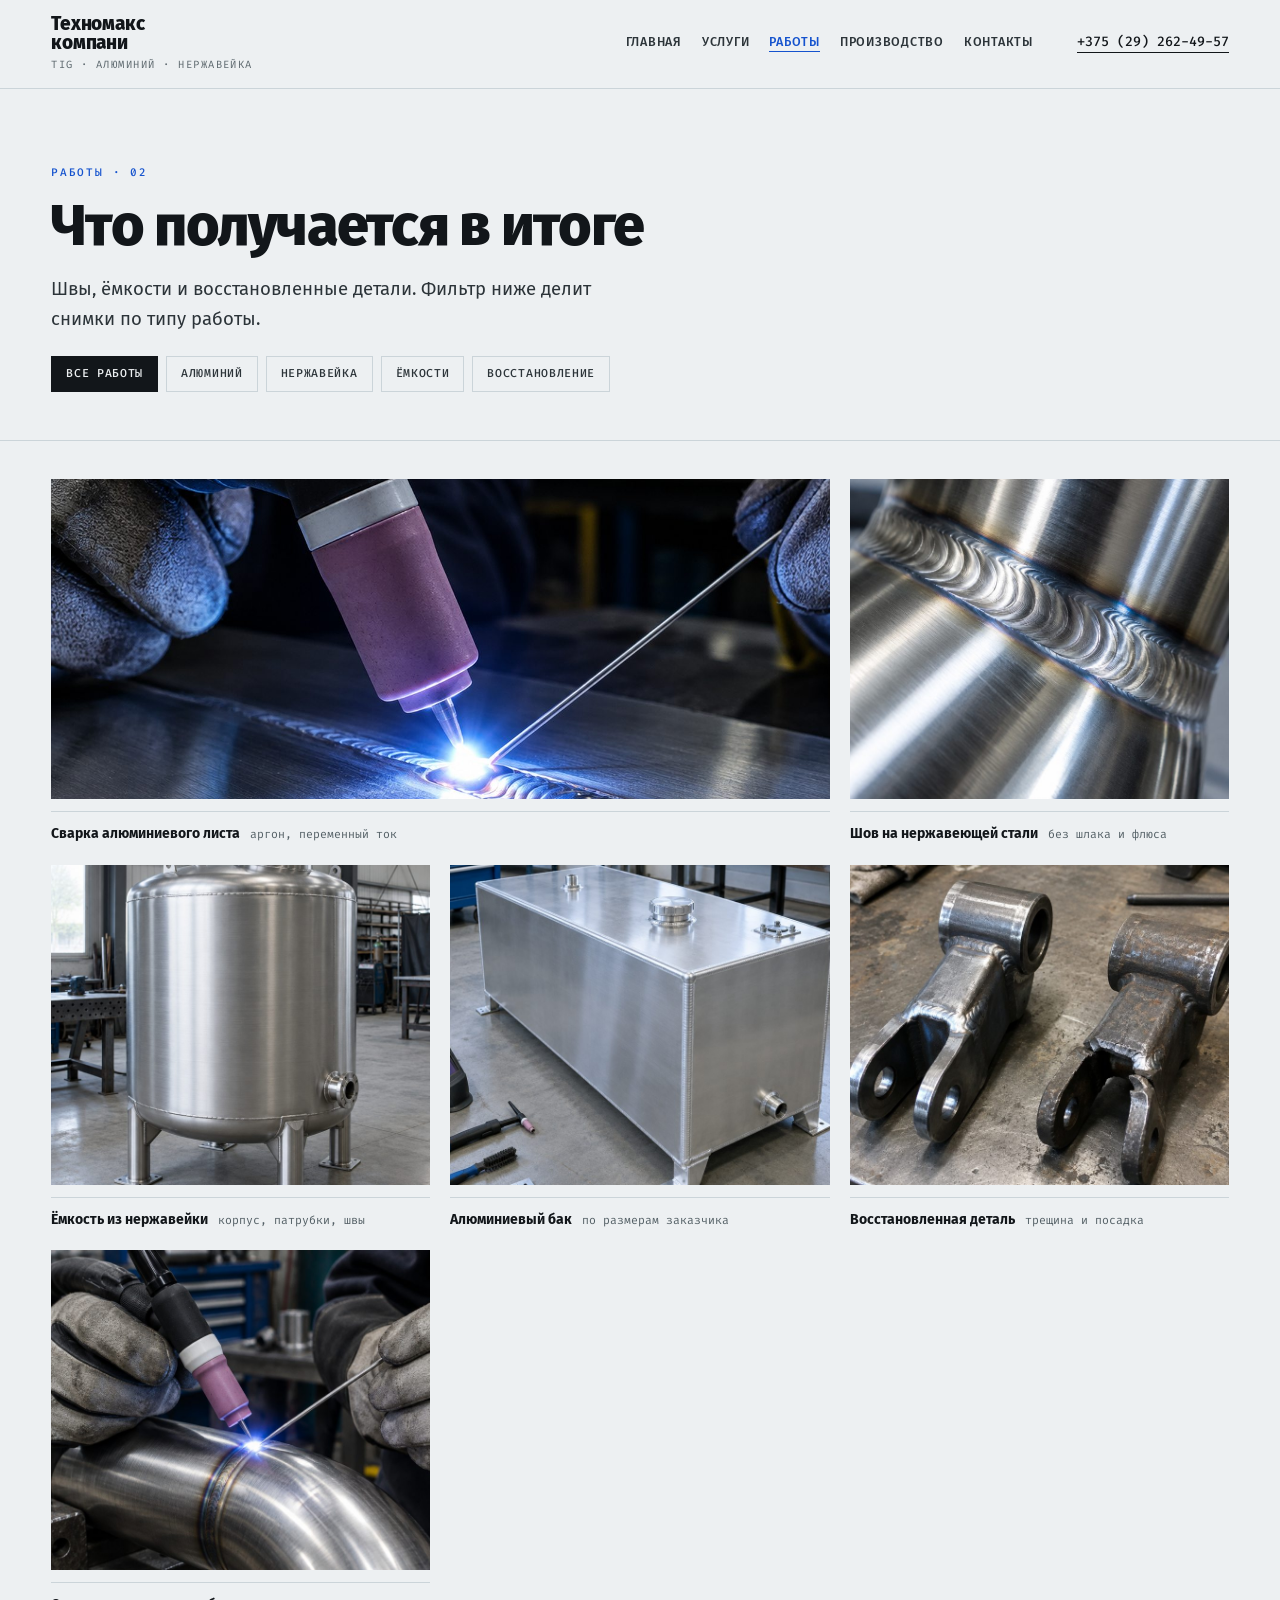
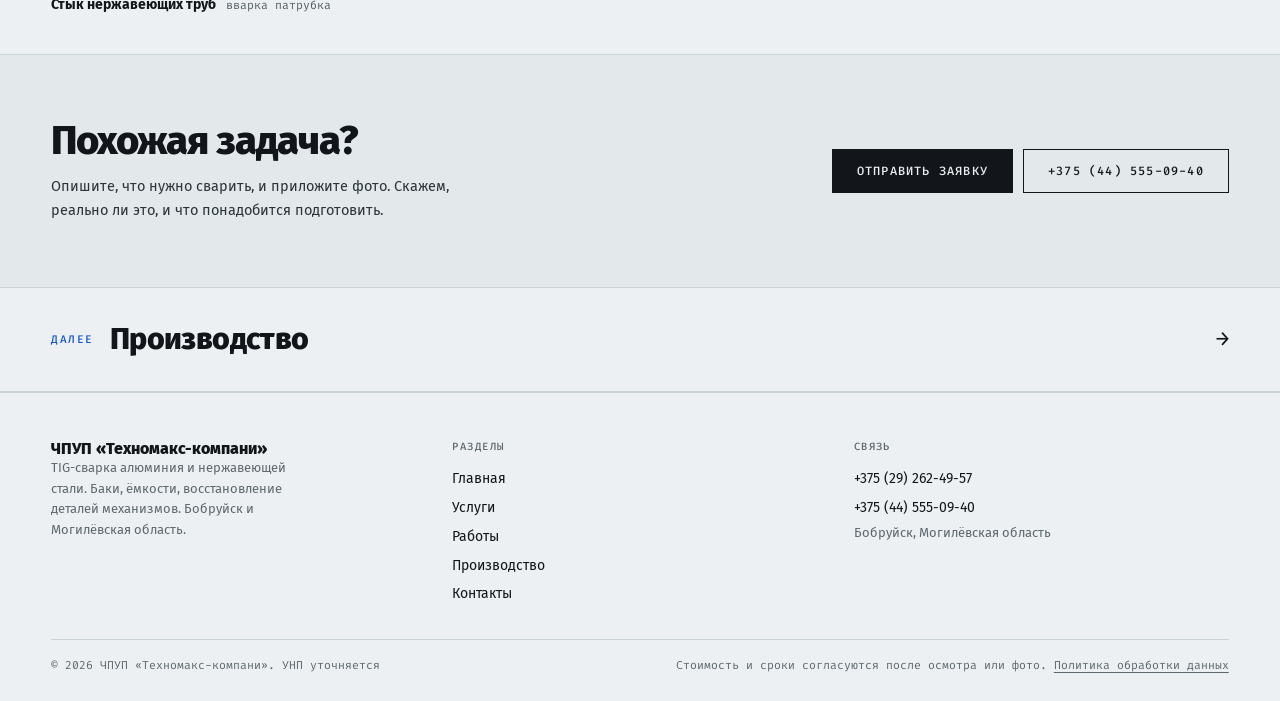
<file: raboty.html>
<!doctype html>
<html lang="ru">
<head>
<meta charset="utf-8">
<meta name="viewport" content="width=device-width, initial-scale=1">
<title>Работы: швы, ёмкости, восстановленные детали | Техномакс-компани</title>
<meta name="description" content="Примеры работ по сварке алюминия и нержавеющей стали: швы, ёмкости, баки, восстановление деталей механизмов.">
<link rel="canonical" href="https://romjjjke.github.io/technomax/raboty.html">
<meta property="og:type" content="website">
<meta property="og:title" content="Работы: швы, ёмкости, восстановленные детали | Техномакс-компани">
<meta property="og:description" content="Примеры работ по сварке алюминия и нержавеющей стали: швы, ёмкости, баки, восстановление деталей механизмов.">
<meta property="og:locale" content="ru_BY">
<meta property="og:url" content="https://romjjjke.github.io/technomax/raboty.html">
<meta name="theme-color" content="#12161A">
<link rel="icon" href="favicon.svg" type="image/svg+xml">
<link rel="preconnect" href="https://fonts.googleapis.com">
<link rel="preconnect" href="https://fonts.gstatic.com" crossorigin>
<link href="https://fonts.googleapis.com/css2?family=Fira+Sans:wght@400;500;700;800&family=Fira+Code:wght@400;500&display=swap" rel="stylesheet">
<style>[hidden]{display:none!important}
*{box-sizing:border-box}
html{-webkit-text-size-adjust:100%;scroll-behavior:smooth}
body{margin:0;background:#EDF0F2;color:#12161A;font:400 17px/1.62 "Fira Sans",Arial,sans-serif;-webkit-font-smoothing:antialiased}
img{display:block;max-width:100%;height:auto}
a{color:inherit;text-decoration:none}
h1,h2,h3,p,ul,figure{margin:0}
ul{padding:0;list-style:none}
button{font:inherit}
.head{position:sticky;top:0;z-index:60;background:#EDF0F2;border-bottom:1px solid #CBD4D9}
.head__row{display:flex;align-items:center;gap:18px;padding:14px clamp(18px,4vw,54px)}
.brand{font:800 19px/1.05 "Fira Sans",Arial,sans-serif;letter-spacing:-.01em}
.brand small{display:block;font:400 10.5px/1.6 "Fira Code",monospace;letter-spacing:.14em;text-transform:uppercase;color:#5D686E;margin-top:4px}
.nav{display:flex;gap:20px;margin-left:auto;font:500 12.5px/1 "Fira Sans",Arial,sans-serif;letter-spacing:.06em;text-transform:uppercase}
.head__tel{margin-left:22px;font:500 13.5px/1 "Fira Code",monospace;border-bottom:1px solid #12161A;padding-bottom:4px}
.burger{display:none;width:44px;height:40px;margin-left:auto;border:1px solid #12161A;background:transparent;cursor:pointer;padding:10px}
.burger span{display:block;height:2px;background:#12161A;margin:4px 0}
.hero{display:grid;grid-template-columns:minmax(0,1fr) minmax(0,.86fr);border-bottom:1px solid #CBD4D9}
.hero__body{padding:clamp(30px,5vw,76px) clamp(18px,4vw,54px);display:flex;flex-direction:column;justify-content:center;gap:22px;max-width:820px}
.hero__h1{font:800 clamp(2.3rem,1rem + 5vw,4.4rem)/1.02 "Fira Sans",Arial,sans-serif;letter-spacing:-.035em}
.hero__lead{font-size:clamp(1rem,.96rem + .22vw,1.12rem);line-height:1.62;color:#2C3439;max-width:44ch}
.hero__media{position:relative;overflow:hidden;min-height:clamp(280px,60vh,620px);background:#DDE3E6}
.hero__media img{width:100%;height:100%;object-fit:cover}
.kicker{font:500 11px/1.4 "Fira Code",monospace;letter-spacing:.16em;text-transform:uppercase;color:#1C64E8}
.btn{display:inline-flex;align-items:center;justify-content:center;gap:10px;padding:15px 24px;border:1px solid #12161A;background:transparent;color:#12161A;font:500 12px/1 "Fira Code",monospace;letter-spacing:.1em;text-transform:uppercase;cursor:pointer;transition:background .2s,color .2s}
.btn--solid{background:#12161A;color:#EDF0F2}
.wrap{padding-inline:clamp(18px,4vw,54px)}
.drawer{position:fixed;inset:0;z-index:90;background:#12161A;color:#EDF0F2;overflow-y:auto;overscroll-behavior:contain}
.drawer__inner{padding:clamp(58px,9vw,84px) clamp(20px,5vw,60px) clamp(28px,5vw,48px);display:flex;flex-direction:column;gap:26px;min-height:100%}
.drawer__close{position:fixed;top:14px;right:14px;width:46px;height:46px;border:1px solid rgba(237,240,242,.4);background:transparent;color:#EDF0F2;font-size:24px;line-height:1;cursor:pointer}
.drawer__nav{display:flex;flex-direction:column}
.drawer__nav a{font:800 clamp(1.7rem,1.1rem + 2.6vw,2.5rem)/1.12 "Fira Sans",Arial,sans-serif;letter-spacing:-.02em;padding:14px 0;border-bottom:1px solid rgba(237,240,242,.18)}
.drawer__meta{font:400 13px/1.7 "Fira Code",monospace;color:rgba(237,240,242,.8);display:flex;flex-direction:column;gap:8px}
.drawer__tel{color:#EDF0F2;font-size:16px}
body.is-locked{overflow:hidden}
.foot{border-top:1px solid #CBD4D9;padding:clamp(26px,4vw,46px) clamp(18px,4vw,54px) 26px}
.foot__grid{display:grid;grid-template-columns:repeat(3,minmax(0,1fr));gap:26px}
.foot__name{font:800 16px/1.2 "Fira Sans",Arial,sans-serif}
.foot__small{font-size:13px;line-height:1.6;color:#5D686E;max-width:34ch}
.foot__h{font:500 10.5px/1.6 "Fira Code",monospace;letter-spacing:.14em;text-transform:uppercase;color:#5D686E;margin-bottom:10px}
.foot__col a{display:block;font-size:14px;padding:3px 0}
.foot__bottom{display:flex;flex-wrap:wrap;gap:14px;justify-content:space-between;align-items:baseline;margin-top:30px;padding-top:16px;border-top:1px solid #CBD4D9;font:400 11.5px/1.7 "Fira Code",monospace;color:#5D686E}
@media (max-width:1180px){.nav{display:none}.burger{display:block}}
@media (max-width:1024px){.hero{grid-template-columns:1fr}.hero__media{min-height:clamp(240px,42vh,420px)}.foot__grid{grid-template-columns:1fr 1fr}}
@media (max-width:640px){.head__tel{display:none}.foot__grid{grid-template-columns:1fr}}
</style>
<link rel="stylesheet" href="assets/css/style.v1.css">
<script type="application/ld+json">{"@context": "https://schema.org", "@type": "LocalBusiness", "name": "ЧПУП «Техномакс-компани»", "description": "TIG-сварка алюминия и нержавеющей стали: баки, ёмкости, восстановление деталей механизмов.", "telephone": ["+375292624957", "+375445550940"], "address": {"@type": "PostalAddress", "addressLocality": "Бобруйск", "addressRegion": "Могилёвская область", "addressCountry": "BY"}, "areaServed": {"@type": "AdministrativeArea", "name": "Могилёвская область"}, "url": "https://romjjjke.github.io/technomax/"}</script>
</head>
<body>
<header class="head">
  <div class="head__row">
    <a class="brand" href="index.html">Техномакс<br>компани<small>TIG · алюминий · нержавейка</small></a>
    <nav class="nav" aria-label="Разделы"><a href="index.html">Главная</a><a href="uslugi.html">Услуги</a><a href="raboty.html" aria-current="page">Работы</a><a href="proizvodstvo.html">Производство</a><a href="kontakty.html">Контакты</a></nav>
    <a class="head__tel" href="tel:+375292624957">+375 (29) 262-49-57</a>
    <button class="burger" id="burger" type="button" aria-expanded="false" aria-controls="drawer" aria-label="Меню"><span></span><span></span><span></span></button>
  </div>
</header>

<section class="phead">
  <div class="wrap">
    <p class="kicker">Работы · 02</p>
    <h1 class="h1">Что получается в итоге</h1>
    <p class="phead__lead">Швы, ёмкости и восстановленные детали. Фильтр ниже делит снимки по типу работы.</p>
    <div class="chips" id="chips" role="tablist" aria-label="Фильтр работ">
      <button class="chip is-on" data-cat="all" type="button">Все работы</button>
      <button class="chip" data-cat="alu" type="button">Алюминий</button>
      <button class="chip" data-cat="stainless" type="button">Нержавейка</button>
      <button class="chip" data-cat="tanks" type="button">Ёмкости</button>
      <button class="chip" data-cat="repair" type="button">Восстановление</button>
    </div>
  </div>
</section>

<section class="gallery">
  <div class="wrap">
    <figure class="work work--wide" data-cat="alu">
      <img src="assets/img/arc-wide.jpg" alt="Дуга при сварке алюминия" width="1300" height="702" loading="lazy">
      <figcaption><b>Сварка алюминиевого листа</b><span>аргон, переменный ток</span></figcaption>
    </figure>
    <figure class="work" data-cat="stainless">
      <img src="assets/img/bead.jpg" alt="Сварной шов на нержавейке" width="820" height="683" loading="lazy">
      <figcaption><b>Шов на нержавеющей стали</b><span>без шлака и флюса</span></figcaption>
    </figure>
    <figure class="work" data-cat="tanks">
      <img src="assets/img/tank.jpg" alt="Нержавеющая ёмкость с варными швами" width="880" height="676" loading="lazy">
      <figcaption><b>Ёмкость из нержавейки</b><span>корпус, патрубки, швы</span></figcaption>
    </figure>
    <figure class="work" data-cat="tanks">
      <img src="assets/img/alutank.jpg" alt="Алюминиевая ёмкость в мастерской" width="880" height="676" loading="lazy">
      <figcaption><b>Алюминиевый бак</b><span>по размерам заказчика</span></figcaption>
    </figure>
    <figure class="work" data-cat="repair">
      <img src="assets/img/part.jpg" alt="Восстановленная деталь механизма" width="880" height="676" loading="lazy">
      <figcaption><b>Восстановленная деталь</b><span>трещина и посадка</span></figcaption>
    </figure>
    <figure class="work" data-cat="stainless">
      <img src="assets/img/torch.jpg" alt="Горелка TIG на стыке нержавеющих труб" width="880" height="676" loading="lazy">
      <figcaption><b>Стык нержавеющих труб</b><span>вварка патрубка</span></figcaption>
    </figure>
  </div>
</section>

<section class="cta">
  <div class="wrap cta__in">
    <div>
      <h2 class="h2">Похожая задача?</h2>
      <p class="cta__text">Опишите, что нужно сварить, и приложите фото. Скажем, реально ли это, и что понадобится подготовить.</p>
    </div>
    <div class="cta__actions">
      <a class="btn btn--solid" href="kontakty.html">Отправить заявку</a>
      <a class="btn" href="tel:+375445550940">+375 (44) 555-09-40</a>
    </div>
  </div>
</section>
  <section class="next">
    <a class="next__link" href="proizvodstvo.html">
      <span class="next__label">Далее</span>
      <span class="next__title">Производство</span>
      <span class="next__arrow" aria-hidden="true">→</span>
    </a>
  </section>
</main>
<footer class="foot">
  <div class="foot__grid">
    <div class="foot__col">
      <p class="foot__name">ЧПУП «Техномакс-компани»</p>
      <p class="foot__small">TIG-сварка алюминия и нержавеющей стали. Баки, ёмкости, восстановление деталей механизмов. Бобруйск и Могилёвская область.</p>
    </div>
    <div class="foot__col">
      <p class="foot__h">Разделы</p>
      <a href="index.html">Главная</a><a href="uslugi.html">Услуги</a><a href="raboty.html">Работы</a><a href="proizvodstvo.html">Производство</a><a href="kontakty.html">Контакты</a>
    </div>
    <div class="foot__col">
      <p class="foot__h">Связь</p>
      <a href="tel:+375292624957">+375 (29) 262-49-57</a>
      <a href="tel:+375445550940">+375 (44) 555-09-40</a>
      <p class="foot__small">Бобруйск, Могилёвская область</p>
    </div>
  </div>
  <div class="foot__bottom">
    <p>© <span id="year">2026</span> ЧПУП «Техномакс-компани». УНП уточняется</p>
    <p>Стоимость и сроки согласуются после осмотра или фото. <a href="politika.html">Политика обработки данных</a></p>
  </div>
</footer>
<div class="drawer" id="drawer" hidden>
  <div class="drawer__inner">
    <button class="drawer__close" type="button" id="drawer-close" aria-label="Закрыть меню">×</button>
    <nav class="drawer__nav" aria-label="Мобильная навигация"><a href="index.html">Главная</a><a href="uslugi.html">Услуги</a><a href="raboty.html" aria-current="page">Работы</a><a href="proizvodstvo.html">Производство</a><a href="kontakty.html">Контакты</a></nav>
    <div class="drawer__meta">
      <a class="drawer__tel" href="tel:+375292624957">+375 (29) 262-49-57</a>
      <a class="drawer__tel" href="tel:+375445550940">+375 (44) 555-09-40</a>
      <p>Бобруйск, Могилёвская область</p>
      <p>Аргонодуговая сварка. Баки, ёмкости, восстановление деталей.</p>
    </div>
  </div>
</div>
<script src="assets/js/main.v1.js" defer></script>
</body>
</html>
</file>
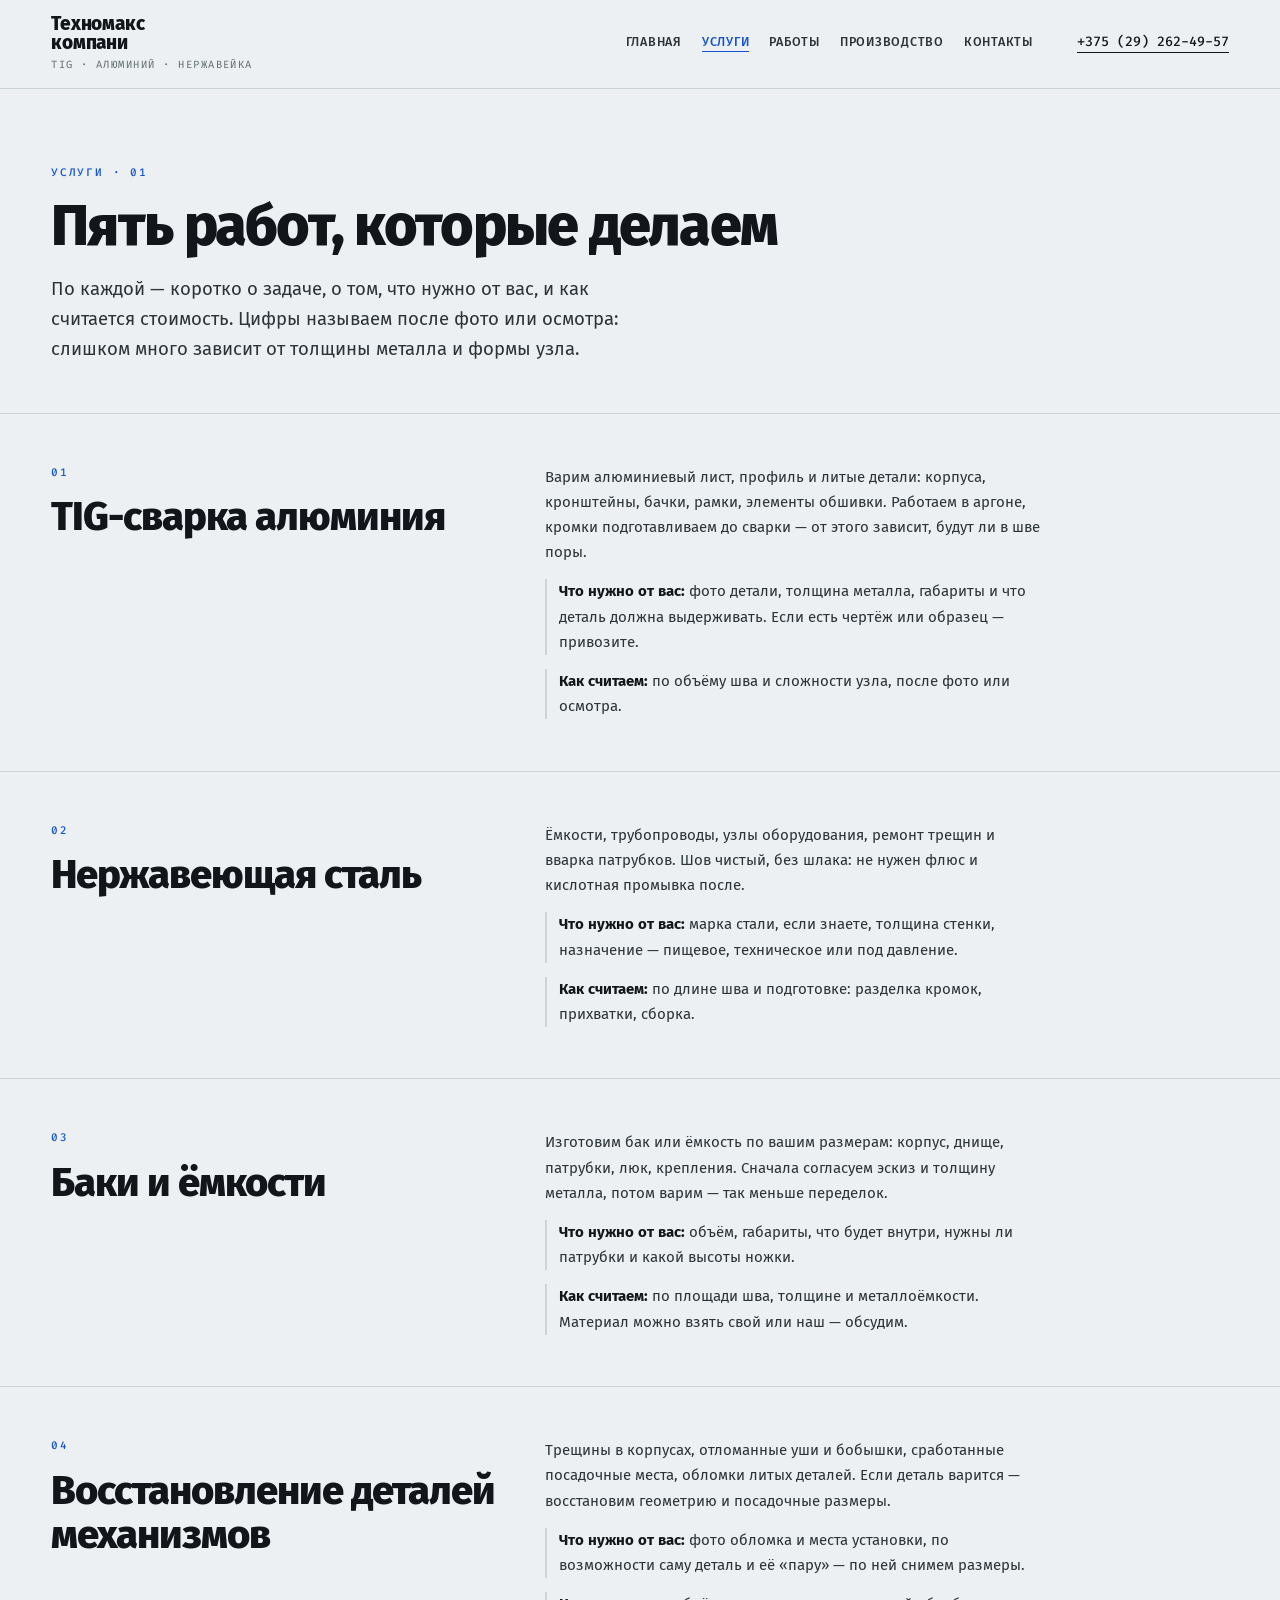
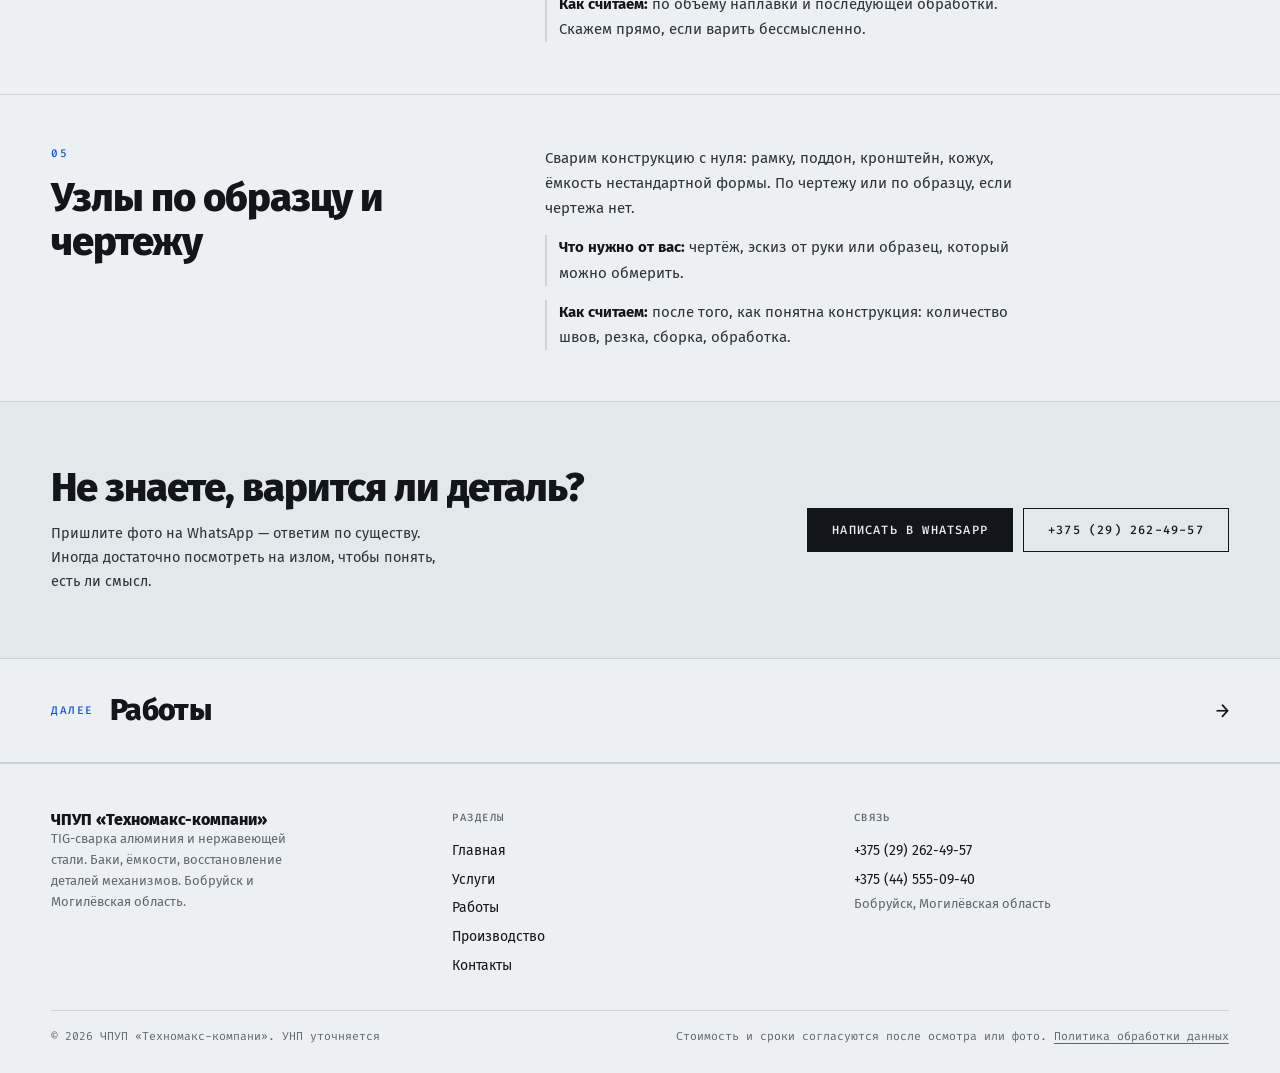
<file: uslugi.html>
<!doctype html>
<html lang="ru">
<head>
<meta charset="utf-8">
<meta name="viewport" content="width=device-width, initial-scale=1">
<title>Услуги: сварка алюминия, нержавейки, баки и восстановление деталей | Техномакс-компани</title>
<meta name="description" content="Пять направлений: TIG-сварка алюминия и нержавейки, изготовление баков и ёмкостей, восстановление деталей механизмов, узлы по чертежу.">
<link rel="canonical" href="https://romjjjke.github.io/technomax/uslugi.html">
<meta property="og:type" content="website">
<meta property="og:title" content="Услуги: сварка алюминия, нержавейки, баки и восстановление деталей | Техномакс-компани">
<meta property="og:description" content="Пять направлений: TIG-сварка алюминия и нержавейки, изготовление баков и ёмкостей, восстановление деталей механизмов, узлы по чертежу.">
<meta property="og:locale" content="ru_BY">
<meta property="og:url" content="https://romjjjke.github.io/technomax/uslugi.html">
<meta name="theme-color" content="#12161A">
<link rel="icon" href="favicon.svg" type="image/svg+xml">
<link rel="preconnect" href="https://fonts.googleapis.com">
<link rel="preconnect" href="https://fonts.gstatic.com" crossorigin>
<link href="https://fonts.googleapis.com/css2?family=Fira+Sans:wght@400;500;700;800&family=Fira+Code:wght@400;500&display=swap" rel="stylesheet">
<style>[hidden]{display:none!important}
*{box-sizing:border-box}
html{-webkit-text-size-adjust:100%;scroll-behavior:smooth}
body{margin:0;background:#EDF0F2;color:#12161A;font:400 17px/1.62 "Fira Sans",Arial,sans-serif;-webkit-font-smoothing:antialiased}
img{display:block;max-width:100%;height:auto}
a{color:inherit;text-decoration:none}
h1,h2,h3,p,ul,figure{margin:0}
ul{padding:0;list-style:none}
button{font:inherit}
.head{position:sticky;top:0;z-index:60;background:#EDF0F2;border-bottom:1px solid #CBD4D9}
.head__row{display:flex;align-items:center;gap:18px;padding:14px clamp(18px,4vw,54px)}
.brand{font:800 19px/1.05 "Fira Sans",Arial,sans-serif;letter-spacing:-.01em}
.brand small{display:block;font:400 10.5px/1.6 "Fira Code",monospace;letter-spacing:.14em;text-transform:uppercase;color:#5D686E;margin-top:4px}
.nav{display:flex;gap:20px;margin-left:auto;font:500 12.5px/1 "Fira Sans",Arial,sans-serif;letter-spacing:.06em;text-transform:uppercase}
.head__tel{margin-left:22px;font:500 13.5px/1 "Fira Code",monospace;border-bottom:1px solid #12161A;padding-bottom:4px}
.burger{display:none;width:44px;height:40px;margin-left:auto;border:1px solid #12161A;background:transparent;cursor:pointer;padding:10px}
.burger span{display:block;height:2px;background:#12161A;margin:4px 0}
.hero{display:grid;grid-template-columns:minmax(0,1fr) minmax(0,.86fr);border-bottom:1px solid #CBD4D9}
.hero__body{padding:clamp(30px,5vw,76px) clamp(18px,4vw,54px);display:flex;flex-direction:column;justify-content:center;gap:22px;max-width:820px}
.hero__h1{font:800 clamp(2.3rem,1rem + 5vw,4.4rem)/1.02 "Fira Sans",Arial,sans-serif;letter-spacing:-.035em}
.hero__lead{font-size:clamp(1rem,.96rem + .22vw,1.12rem);line-height:1.62;color:#2C3439;max-width:44ch}
.hero__media{position:relative;overflow:hidden;min-height:clamp(280px,60vh,620px);background:#DDE3E6}
.hero__media img{width:100%;height:100%;object-fit:cover}
.kicker{font:500 11px/1.4 "Fira Code",monospace;letter-spacing:.16em;text-transform:uppercase;color:#1C64E8}
.btn{display:inline-flex;align-items:center;justify-content:center;gap:10px;padding:15px 24px;border:1px solid #12161A;background:transparent;color:#12161A;font:500 12px/1 "Fira Code",monospace;letter-spacing:.1em;text-transform:uppercase;cursor:pointer;transition:background .2s,color .2s}
.btn--solid{background:#12161A;color:#EDF0F2}
.wrap{padding-inline:clamp(18px,4vw,54px)}
.drawer{position:fixed;inset:0;z-index:90;background:#12161A;color:#EDF0F2;overflow-y:auto;overscroll-behavior:contain}
.drawer__inner{padding:clamp(58px,9vw,84px) clamp(20px,5vw,60px) clamp(28px,5vw,48px);display:flex;flex-direction:column;gap:26px;min-height:100%}
.drawer__close{position:fixed;top:14px;right:14px;width:46px;height:46px;border:1px solid rgba(237,240,242,.4);background:transparent;color:#EDF0F2;font-size:24px;line-height:1;cursor:pointer}
.drawer__nav{display:flex;flex-direction:column}
.drawer__nav a{font:800 clamp(1.7rem,1.1rem + 2.6vw,2.5rem)/1.12 "Fira Sans",Arial,sans-serif;letter-spacing:-.02em;padding:14px 0;border-bottom:1px solid rgba(237,240,242,.18)}
.drawer__meta{font:400 13px/1.7 "Fira Code",monospace;color:rgba(237,240,242,.8);display:flex;flex-direction:column;gap:8px}
.drawer__tel{color:#EDF0F2;font-size:16px}
body.is-locked{overflow:hidden}
.foot{border-top:1px solid #CBD4D9;padding:clamp(26px,4vw,46px) clamp(18px,4vw,54px) 26px}
.foot__grid{display:grid;grid-template-columns:repeat(3,minmax(0,1fr));gap:26px}
.foot__name{font:800 16px/1.2 "Fira Sans",Arial,sans-serif}
.foot__small{font-size:13px;line-height:1.6;color:#5D686E;max-width:34ch}
.foot__h{font:500 10.5px/1.6 "Fira Code",monospace;letter-spacing:.14em;text-transform:uppercase;color:#5D686E;margin-bottom:10px}
.foot__col a{display:block;font-size:14px;padding:3px 0}
.foot__bottom{display:flex;flex-wrap:wrap;gap:14px;justify-content:space-between;align-items:baseline;margin-top:30px;padding-top:16px;border-top:1px solid #CBD4D9;font:400 11.5px/1.7 "Fira Code",monospace;color:#5D686E}
@media (max-width:1180px){.nav{display:none}.burger{display:block}}
@media (max-width:1024px){.hero{grid-template-columns:1fr}.hero__media{min-height:clamp(240px,42vh,420px)}.foot__grid{grid-template-columns:1fr 1fr}}
@media (max-width:640px){.head__tel{display:none}.foot__grid{grid-template-columns:1fr}}
</style>
<link rel="stylesheet" href="assets/css/style.v1.css">
<script type="application/ld+json">{"@context": "https://schema.org", "@type": "LocalBusiness", "name": "ЧПУП «Техномакс-компани»", "description": "TIG-сварка алюминия и нержавеющей стали: баки, ёмкости, восстановление деталей механизмов.", "telephone": ["+375292624957", "+375445550940"], "address": {"@type": "PostalAddress", "addressLocality": "Бобруйск", "addressRegion": "Могилёвская область", "addressCountry": "BY"}, "areaServed": {"@type": "AdministrativeArea", "name": "Могилёвская область"}, "url": "https://romjjjke.github.io/technomax/"}</script>
</head>
<body>
<header class="head">
  <div class="head__row">
    <a class="brand" href="index.html">Техномакс<br>компани<small>TIG · алюминий · нержавейка</small></a>
    <nav class="nav" aria-label="Разделы"><a href="index.html">Главная</a><a href="uslugi.html" aria-current="page">Услуги</a><a href="raboty.html">Работы</a><a href="proizvodstvo.html">Производство</a><a href="kontakty.html">Контакты</a></nav>
    <a class="head__tel" href="tel:+375292624957">+375 (29) 262-49-57</a>
    <button class="burger" id="burger" type="button" aria-expanded="false" aria-controls="drawer" aria-label="Меню"><span></span><span></span><span></span></button>
  </div>
</header>

<section class="phead">
  <div class="wrap">
    <p class="kicker">Услуги · 01</p>
    <h1 class="h1">Пять работ, которые делаем</h1>
    <p class="phead__lead">По каждой — коротко о задаче, о том, что нужно от вас, и как считается стоимость. Цифры называем после фото или осмотра: слишком много зависит от толщины металла и формы узла.</p>
  </div>
</section>

<section class="svc" id="alu">
  <div class="wrap svc__grid">
    <div>
      <p class="kicker">01</p>
      <h2 class="h2">TIG-сварка алюминия</h2>
    </div>
    <div class="svc__body">
      <p>Варим алюминиевый лист, профиль и литые детали: корпуса, кронштейны, бачки, рамки, элементы обшивки. Работаем в аргоне, кромки подготавливаем до сварки — от этого зависит, будут ли в шве поры.</p>
      <p class="svc__ask"><b>Что нужно от вас:</b> фото детали, толщина металла, габариты и что деталь должна выдерживать. Если есть чертёж или образец — привозите.</p>
      <p class="svc__ask"><b>Как считаем:</b> по объёму шва и сложности узла, после фото или осмотра.</p>
    </div>
  </div>
</section>

<section class="svc" id="stainless">
  <div class="wrap svc__grid">
    <div>
      <p class="kicker">02</p>
      <h2 class="h2">Нержавеющая сталь</h2>
    </div>
    <div class="svc__body">
      <p>Ёмкости, трубопроводы, узлы оборудования, ремонт трещин и вварка патрубков. Шов чистый, без шлака: не нужен флюс и кислотная промывка после.</p>
      <p class="svc__ask"><b>Что нужно от вас:</b> марка стали, если знаете, толщина стенки, назначение — пищевое, техническое или под давление.</p>
      <p class="svc__ask"><b>Как считаем:</b> по длине шва и подготовке: разделка кромок, прихватки, сборка.</p>
    </div>
  </div>
</section>

<section class="svc" id="tanks">
  <div class="wrap svc__grid">
    <div>
      <p class="kicker">03</p>
      <h2 class="h2">Баки и ёмкости</h2>
    </div>
    <div class="svc__body">
      <p>Изготовим бак или ёмкость по вашим размерам: корпус, днище, патрубки, люк, крепления. Сначала согласуем эскиз и толщину металла, потом варим — так меньше переделок.</p>
      <p class="svc__ask"><b>Что нужно от вас:</b> объём, габариты, что будет внутри, нужны ли патрубки и какой высоты ножки.</p>
      <p class="svc__ask"><b>Как считаем:</b> по площади шва, толщине и металлоёмкости. Материал можно взять свой или наш — обсудим.</p>
    </div>
  </div>
</section>

<section class="svc" id="repair">
  <div class="wrap svc__grid">
    <div>
      <p class="kicker">04</p>
      <h2 class="h2">Восстановление деталей механизмов</h2>
    </div>
    <div class="svc__body">
      <p>Трещины в корпусах, отломанные уши и бобышки, сработанные посадочные места, обломки литых деталей. Если деталь варится — восстановим геометрию и посадочные размеры.</p>
      <p class="svc__ask"><b>Что нужно от вас:</b> фото обломка и места установки, по возможности саму деталь и её «пару» — по ней снимем размеры.</p>
      <p class="svc__ask"><b>Как считаем:</b> по объёму наплавки и последующей обработки. Скажем прямо, если варить бессмысленно.</p>
    </div>
  </div>
</section>

<section class="svc" id="custom">
  <div class="wrap svc__grid">
    <div>
      <p class="kicker">05</p>
      <h2 class="h2">Узлы по образцу и чертежу</h2>
    </div>
    <div class="svc__body">
      <p>Сварим конструкцию с нуля: рамку, поддон, кронштейн, кожух, ёмкость нестандартной формы. По чертежу или по образцу, если чертежа нет.</p>
      <p class="svc__ask"><b>Что нужно от вас:</b> чертёж, эскиз от руки или образец, который можно обмерить.</p>
      <p class="svc__ask"><b>Как считаем:</b> после того, как понятна конструкция: количество швов, резка, сборка, обработка.</p>
    </div>
  </div>
</section>

<section class="cta">
  <div class="wrap cta__in">
    <div>
      <h2 class="h2">Не знаете, варится ли деталь?</h2>
      <p class="cta__text">Пришлите фото на WhatsApp — ответим по существу. Иногда достаточно посмотреть на излом, чтобы понять, есть ли смысл.</p>
    </div>
    <div class="cta__actions">
      <a class="btn btn--solid" href="https://wa.me/375292624957" target="_blank" rel="noopener">Написать в WhatsApp</a>
      <a class="btn" href="tel:+375292624957">+375 (29) 262-49-57</a>
    </div>
  </div>
</section>
  <section class="next">
    <a class="next__link" href="raboty.html">
      <span class="next__label">Далее</span>
      <span class="next__title">Работы</span>
      <span class="next__arrow" aria-hidden="true">→</span>
    </a>
  </section>
</main>
<footer class="foot">
  <div class="foot__grid">
    <div class="foot__col">
      <p class="foot__name">ЧПУП «Техномакс-компани»</p>
      <p class="foot__small">TIG-сварка алюминия и нержавеющей стали. Баки, ёмкости, восстановление деталей механизмов. Бобруйск и Могилёвская область.</p>
    </div>
    <div class="foot__col">
      <p class="foot__h">Разделы</p>
      <a href="index.html">Главная</a><a href="uslugi.html">Услуги</a><a href="raboty.html">Работы</a><a href="proizvodstvo.html">Производство</a><a href="kontakty.html">Контакты</a>
    </div>
    <div class="foot__col">
      <p class="foot__h">Связь</p>
      <a href="tel:+375292624957">+375 (29) 262-49-57</a>
      <a href="tel:+375445550940">+375 (44) 555-09-40</a>
      <p class="foot__small">Бобруйск, Могилёвская область</p>
    </div>
  </div>
  <div class="foot__bottom">
    <p>© <span id="year">2026</span> ЧПУП «Техномакс-компани». УНП уточняется</p>
    <p>Стоимость и сроки согласуются после осмотра или фото. <a href="politika.html">Политика обработки данных</a></p>
  </div>
</footer>
<div class="drawer" id="drawer" hidden>
  <div class="drawer__inner">
    <button class="drawer__close" type="button" id="drawer-close" aria-label="Закрыть меню">×</button>
    <nav class="drawer__nav" aria-label="Мобильная навигация"><a href="index.html">Главная</a><a href="uslugi.html" aria-current="page">Услуги</a><a href="raboty.html">Работы</a><a href="proizvodstvo.html">Производство</a><a href="kontakty.html">Контакты</a></nav>
    <div class="drawer__meta">
      <a class="drawer__tel" href="tel:+375292624957">+375 (29) 262-49-57</a>
      <a class="drawer__tel" href="tel:+375445550940">+375 (44) 555-09-40</a>
      <p>Бобруйск, Могилёвская область</p>
      <p>Аргонодуговая сварка. Баки, ёмкости, восстановление деталей.</p>
    </div>
  </div>
</div>
<script src="assets/js/main.v1.js" defer></script>
</body>
</html>
</file>
<file: assets/css/style.v1.css>
/* ЧПУП «Техномакс-компани» · Бобруйск. Сталь, дуга, шов. */

:root{
  --paper:#EDF0F2;
  --paper-2:#E3E8EB;
  --tint:#DDE3E6;
  --ink:#12161A;
  --ink-2:#2C3439;
  --mute:#546066;
  --steel:#46555C;
  --accent:#1553CE;
  --line:#CBD4D9;
  --line-inv:rgba(237,240,242,.22);
  --f:"Fira Sans",Arial,sans-serif;
  --m:"Fira Code",ui-monospace,monospace;
  --pad:clamp(18px,4vw,54px);
  --sect:clamp(46px,7vw,112px);
}

html{scroll-behavior:smooth}
body{background:var(--paper);color:var(--ink);font-family:var(--f);font-size:17px;line-height:1.62}
::selection{background:var(--accent);color:#fff}
a{transition:color .2s}

.wrap{max-width:1440px;margin:0 auto;padding:0 var(--pad)}
.kicker{font:500 11px/1.5 var(--m);letter-spacing:.16em;text-transform:uppercase;color:var(--accent);margin-bottom:14px}
.kicker--inv{color:#8FB4F5}
.h1{font:800 clamp(2rem,1.1rem + 3.6vw,3.6rem)/1.05 var(--f);letter-spacing:-.03em;max-width:22ch}
.h2{font:800 clamp(1.5rem,1.1rem + 1.9vw,2.5rem)/1.1 var(--f);letter-spacing:-.025em;max-width:26ch}
.h2--inv{color:var(--paper)}
section{border-bottom:1px solid var(--line)}

/* ---------- шапка ---------- */
.head__row{gap:22px}
.brand{line-height:1.02}
.nav a{position:relative;padding-bottom:4px;color:var(--ink-2)}
.nav a::after{content:'';position:absolute;left:0;right:100%;bottom:0;height:1px;background:var(--accent);transition:right .25s}
.nav a:hover{color:var(--ink)}
.nav a:hover::after,.nav a[aria-current='page']::after{right:0}
.nav a[aria-current='page']{color:var(--accent)}
.head__tel:hover{color:var(--accent)}

/* ---------- герой ---------- */
.hero{align-items:stretch}
.hero__body{gap:24px}
.hero__actions{display:flex;flex-wrap:wrap;gap:12px;margin-top:6px}
.hero__note{font:400 12.5px/1.7 var(--m);color:var(--mute);max-width:42ch;border-left:2px solid var(--accent);padding-left:12px}
.hero__media{clip-path:inset(0)}

/* метки-выноски на фото */
.tag{
  position:absolute;font:500 10.5px/1 var(--m);letter-spacing:.1em;text-transform:uppercase;
  background:var(--ink);color:var(--paper);padding:7px 11px;
}
.tag::before{content:'';position:absolute;width:26px;height:1px;background:var(--paper);top:50%;left:-26px}
.tag:nth-of-type(2)::before{left:auto;right:-26px}

/* ---------- полоса фактов ---------- */
.strip{background:var(--ink);color:var(--paper);border-bottom:1px solid var(--ink)}
.strip__in{display:grid;grid-template-columns:repeat(4,minmax(0,1fr));gap:1px;background:var(--line-inv);padding:0}
.strip__i{background:var(--ink);padding:clamp(16px,2.4vw,26px) clamp(14px,2vw,24px);font:400 12px/1.5 var(--m);color:rgba(237,240,242,.72)}
.strip__i span{display:block;font:800 clamp(1.3rem,1rem + 1vw,1.9rem)/1.1 var(--f);letter-spacing:-.02em;color:var(--paper);margin-bottom:6px}

/* ---------- строки-работы ---------- */
.rows,.why,.gallery,.contact,.duo,.textpage{padding:var(--sect) 0}
.rows{border-bottom:1px solid var(--line)}
.rows__head{max-width:760px;margin-bottom:clamp(22px,3vw,40px)}
.rows__note{margin-top:14px;font:400 12.5px/1.7 var(--m);color:var(--mute)}
.rows__list{border-top:1px solid var(--line)}
.rows__list a{
  display:grid;grid-template-columns:64px minmax(0,.85fr) minmax(0,1.15fr) 40px;
  gap:clamp(12px,2vw,26px);align-items:start;padding:clamp(18px,2.4vw,28px) 0;
  border-bottom:1px solid var(--line);transition:background .2s,padding-left .2s,color .2s;
}
.rows__list a:hover{background:var(--ink);color:var(--paper);padding-left:14px}
.rows__list a:hover .rows__d,.rows__list a:hover .rows__n{color:rgba(237,240,242,.75)}
.rows__n{font:400 12px/1.8 var(--m);color:var(--accent)}
.rows__t{font:800 clamp(1.15rem,.9rem + 1vw,1.7rem)/1.15 var(--f);letter-spacing:-.02em}
.rows__d{font-size:14.5px;line-height:1.6;color:var(--ink-2);max-width:56ch}
.rows__a{font:400 20px/1 var(--m);justify-self:end;transition:transform .2s}
.rows__list a:hover .rows__a{transform:translateX(6px)}

/* ---------- почему ---------- */
.why__grid{display:grid;grid-template-columns:minmax(0,1.05fr) minmax(0,.95fr);gap:clamp(24px,4vw,64px);align-items:start}
.why__copy p{font-size:15.5px;line-height:1.68;color:var(--ink-2);margin-top:16px;max-width:54ch}
.why__note{font-family:var(--m);font-size:12.5px !important;color:var(--mute) !important;border-top:1px solid var(--line);padding-top:14px}
.why__fig{margin:0}
.why__fig img{width:100%;height:clamp(260px,42vw,520px);object-fit:cover}
.why__fig figcaption{font:400 12px/1.6 var(--m);color:var(--mute);margin-top:12px}

/* ---------- тёмная полоса ---------- */
.band{background:var(--ink);color:var(--paper);padding:var(--sect) 0}
.band__in{display:grid;grid-template-columns:minmax(0,.9fr) minmax(0,1.1fr);gap:clamp(24px,4vw,64px)}
.band__steps{counter-reset:s;border-top:1px solid var(--line-inv)}
.band__steps li{display:grid;grid-template-columns:44px minmax(0,1fr);gap:6px 16px;padding:18px 0;border-bottom:1px solid var(--line-inv)}
.band__steps span{font:400 12px/1.6 var(--m);color:#8FB4F5;grid-row:span 2}
.band__steps b{font:700 16px/1.3 var(--f)}
.band__steps p{font-size:14px;line-height:1.6;color:rgba(237,240,242,.75);grid-column:2}

/* ---------- CTA ---------- */
.cta{padding:clamp(34px,5vw,68px) 0;background:var(--paper-2)}
.cta__in{display:grid;grid-template-columns:minmax(0,1fr) auto;gap:clamp(20px,3vw,48px);align-items:center}
.cta__text{font-size:14.5px;line-height:1.65;color:var(--ink-2);margin-top:12px;max-width:52ch}
.cta__actions{display:flex;flex-wrap:wrap;gap:10px}

/* ---------- заголовок страницы ---------- */
.phead{padding:clamp(38px,6vw,88px) 0 clamp(26px,4vw,48px);border-bottom:1px solid var(--line)}
.phead__lead{margin-top:18px;font-size:clamp(1rem,.95rem + .3vw,1.16rem);line-height:1.62;color:var(--ink-2);max-width:58ch}

/* ---------- услуги ---------- */
.svc{padding:clamp(26px,4vw,52px) 0;border-bottom:1px solid var(--line)}
.svc__grid{display:grid;grid-template-columns:minmax(0,.8fr) minmax(0,1.2fr);gap:clamp(18px,3vw,56px)}
.svc__body p{font-size:15px;line-height:1.68;color:var(--ink-2);max-width:62ch}
.svc__ask{margin-top:14px;font-size:13.5px;line-height:1.6;color:var(--mute);border-left:2px solid var(--line);padding-left:12px}
.svc__ask b{color:var(--ink);font-weight:700}

/* ---------- галерея ---------- */
.chips{display:flex;flex-wrap:wrap;gap:8px;margin-top:22px}
.chip{
  font:500 11.5px/1 var(--m);letter-spacing:.06em;text-transform:uppercase;
  padding:11px 14px;border:1px solid var(--line);background:transparent;color:var(--ink-2);cursor:pointer;transition:.2s;
}
.chip:hover{border-color:var(--ink)}
.chip.is-on{background:var(--ink);color:var(--paper);border-color:var(--ink)}
.gallery{padding:clamp(22px,3vw,40px) 0}
.gallery .wrap{display:grid;grid-template-columns:repeat(3,minmax(0,1fr));gap:clamp(10px,1.6vw,20px)}
.work{margin:0;position:relative;overflow:hidden}
.work--wide{grid-column:span 2}
.work img{width:100%;height:clamp(210px,25vw,340px);object-fit:cover;transition:transform .5s cubic-bezier(.2,.7,.2,1)}
.work:hover img{transform:scale(1.03)}
.work figcaption{display:flex;flex-wrap:wrap;gap:4px 10px;align-items:baseline;padding:12px 0 0;border-top:1px solid var(--line);margin-top:12px}
.work figcaption b{font:700 14px/1.4 var(--f)}
.work figcaption span{font:400 11.5px/1.6 var(--m);color:var(--mute)}
.work.is-hidden{display:none}

/* ---------- текст и колонки ---------- */
.duo--tint{background:var(--paper-2)}
.duo__grid{display:grid;grid-template-columns:minmax(0,1fr) minmax(0,1fr);gap:clamp(22px,4vw,64px);align-items:center}
.duo__copy p{font-size:15.5px;line-height:1.68;color:var(--ink-2);margin-top:16px;max-width:56ch}
.duo__note{font-family:var(--m);font-size:12.5px !important;color:var(--mute) !important;border-top:1px solid var(--line);padding-top:14px}
.duo__fig{margin:0}
.duo__fig img{width:100%;height:clamp(240px,34vw,460px);object-fit:cover}
.ul{margin-top:18px;display:grid;gap:10px}
.ul li{position:relative;padding-left:22px;font-size:14.5px;line-height:1.6;color:var(--ink-2);max-width:56ch}
.ul li::before{content:'';position:absolute;left:0;top:9px;width:12px;height:1px;background:var(--accent)}

/* ---------- контакты и форма ---------- */
.contact__grid{display:grid;grid-template-columns:minmax(0,.95fr) minmax(0,1.05fr);gap:clamp(24px,4vw,64px);align-items:start}
.contact__label{font:500 11px/1.5 var(--m);letter-spacing:.14em;text-transform:uppercase;color:var(--mute);margin-bottom:14px}
.contact__tel{display:block;font:800 clamp(1.5rem,1.1rem + 1.6vw,2.2rem)/1.15 var(--f);letter-spacing:-.02em;padding:6px 0;border-bottom:1px solid var(--line)}
.contact__tel:hover{color:var(--accent)}
.contact__note{font:400 12.5px/1.7 var(--m);color:var(--mute);margin-top:14px;max-width:42ch}
.defs{margin:26px 0 0;border-top:1px solid var(--line)}
.defs div{display:grid;grid-template-columns:minmax(0,.5fr) minmax(0,1fr);gap:12px;padding:12px 0;border-bottom:1px solid var(--line)}
.defs dt{font:400 11.5px/1.6 var(--m);letter-spacing:.06em;text-transform:uppercase;color:var(--mute)}
.defs dd{margin:0;font-size:14.5px;line-height:1.5}

.form{background:var(--paper-2);padding:clamp(20px,3vw,34px)}
.form__title{font:800 19px/1.2 var(--f);margin-bottom:18px}
.form label{display:block;font:500 10.5px/1.5 var(--m);letter-spacing:.12em;text-transform:uppercase;color:var(--mute);margin:14px 0 6px}
.form input,.form select,.form textarea{
  width:100%;background:#F7F9FA;border:1px solid var(--line);padding:12px 13px;
  font:400 15px/1.4 var(--f);color:var(--ink);transition:border-color .2s;
}
.form input:focus,.form select:focus,.form textarea:focus{outline:none;border-color:var(--accent)}
.form textarea{resize:vertical;min-height:86px}
.form__btn{margin-top:20px;width:100%}
.form__note{font:400 11.5px/1.7 var(--m);color:var(--mute);margin-top:12px}
.form__ok{margin-top:18px;border-top:1px solid var(--line);padding-top:16px}
.form__ok-title{font:700 15px/1.3 var(--f);margin-bottom:10px}
.form__ok pre{
  white-space:pre-wrap;font:400 12.5px/1.7 var(--m);background:#F7F9FA;border:1px solid var(--line);
  padding:12px;margin:0 0 12px;max-height:220px;overflow:auto;
}
.form__ok-actions{display:flex;flex-wrap:wrap;gap:10px}

/* ---------- текстовая страница ---------- */
.textpage__in{max-width:70ch}
.textpage__in h2{font:800 19px/1.3 var(--f);margin:28px 0 8px;letter-spacing:-.01em}
.textpage__in p{font-size:15px;line-height:1.72;color:var(--ink-2);margin-bottom:10px}
.textpage__date{font:400 12px/1.7 var(--m);color:var(--mute);margin-top:26px}

/* ---------- переход дальше ---------- */
.next{border-bottom:1px solid var(--line);background:var(--paper)}
.next__link{display:grid;grid-template-columns:auto minmax(0,1fr) auto;gap:16px;align-items:center;padding:clamp(20px,3vw,34px) var(--pad);max-width:1440px;margin:0 auto;transition:background .2s,color .2s}
.next__link:hover{background:var(--ink);color:var(--paper)}
.next__label{font:500 11px/1 var(--m);letter-spacing:.14em;text-transform:uppercase;color:var(--accent)}
.next__title{font:800 clamp(1.2rem,1rem + 1.2vw,1.9rem)/1.15 var(--f);letter-spacing:-.02em}
.next__arrow{font:400 22px/1 var(--m)}

/* ---------- подвал ---------- */
.foot__col a:hover{color:var(--accent)}
.foot__bottom a{text-decoration:underline;text-underline-offset:3px}

/* ---------- панель меню ---------- */
.drawer__nav a[aria-current='page']{color:#8FB4F5}

/* ---------- адаптив ---------- */
@media (max-width:1024px){
  .strip__in{grid-template-columns:1fr 1fr}
  .why__grid,.band__in,.svc__grid,.duo__grid,.contact__grid,.cta__in{grid-template-columns:1fr}
  .gallery .wrap{grid-template-columns:1fr 1fr}
  .work--wide{grid-column:span 2}
  .cta__actions{justify-content:flex-start}
}
@media (max-width:720px){
  .rows__list a{grid-template-columns:38px minmax(0,1fr);gap:8px 12px;padding:16px 0}
  .rows__n{grid-column:1;grid-row:1}
  .rows__t{grid-column:2;grid-row:1}
  .rows__d{grid-column:1 / 3;grid-row:2}
  .rows__a{display:none}
  .gallery .wrap{grid-template-columns:1fr}
  .work--wide{grid-column:span 1}
  .next__link{grid-template-columns:minmax(0,1fr) auto;gap:8px 12px}
  .next__label{grid-column:1 / 3}
}
@media (prefers-reduced-motion:reduce){
  *{animation-duration:.001s !important;transition-duration:.001s !important}
  .work:hover img{transform:none}
}
</file>
